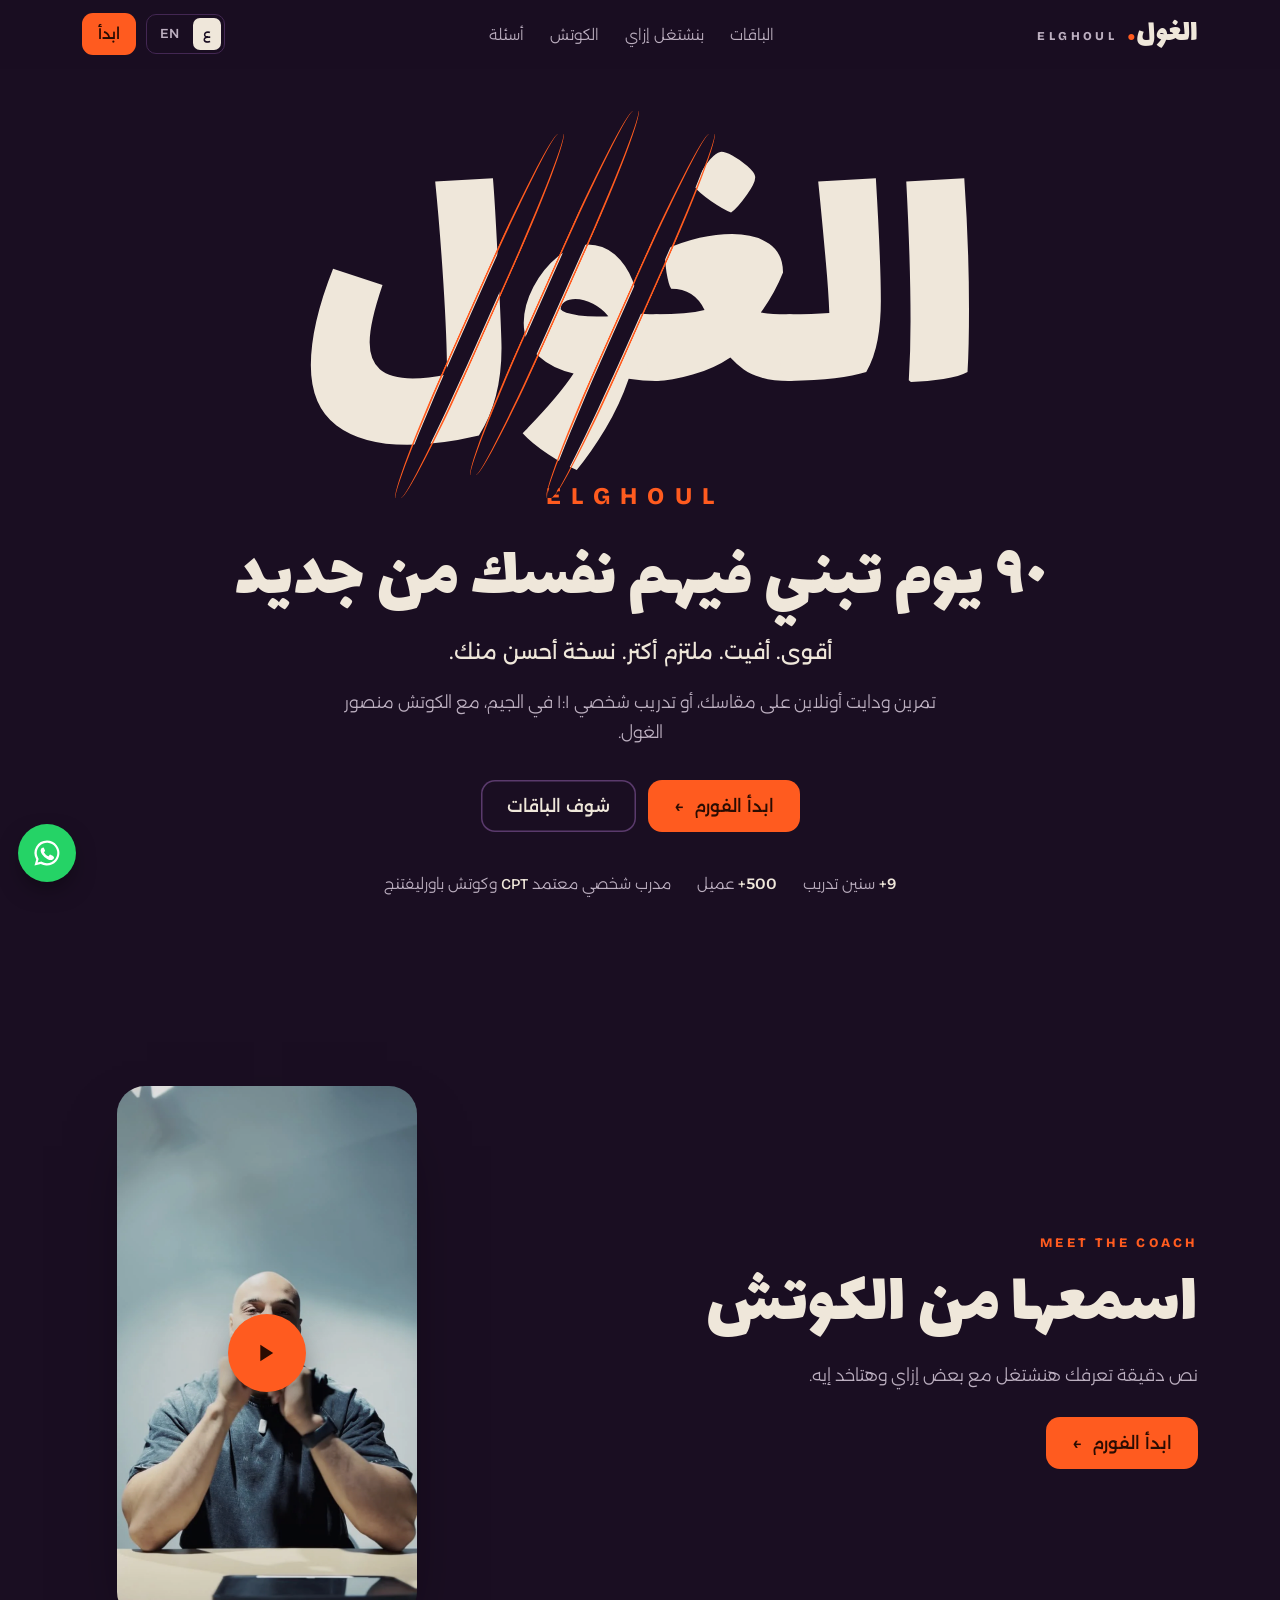
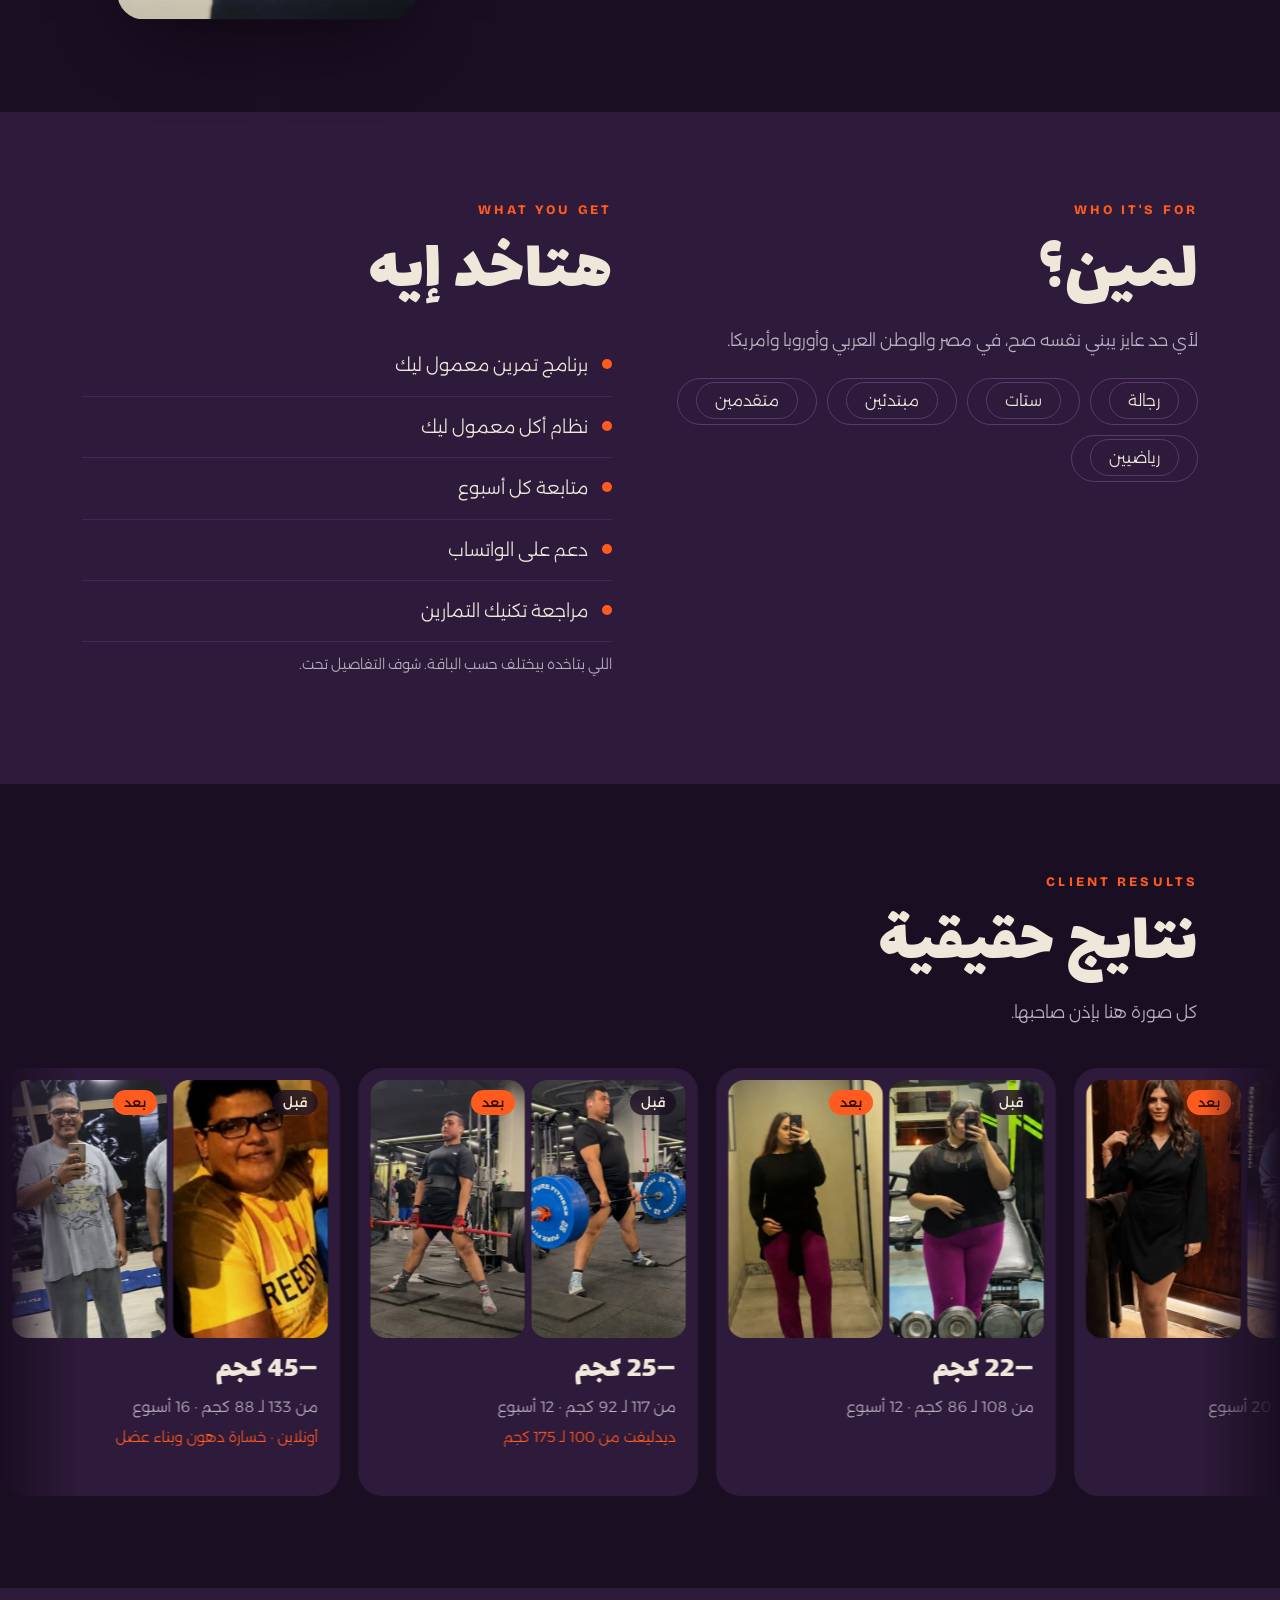
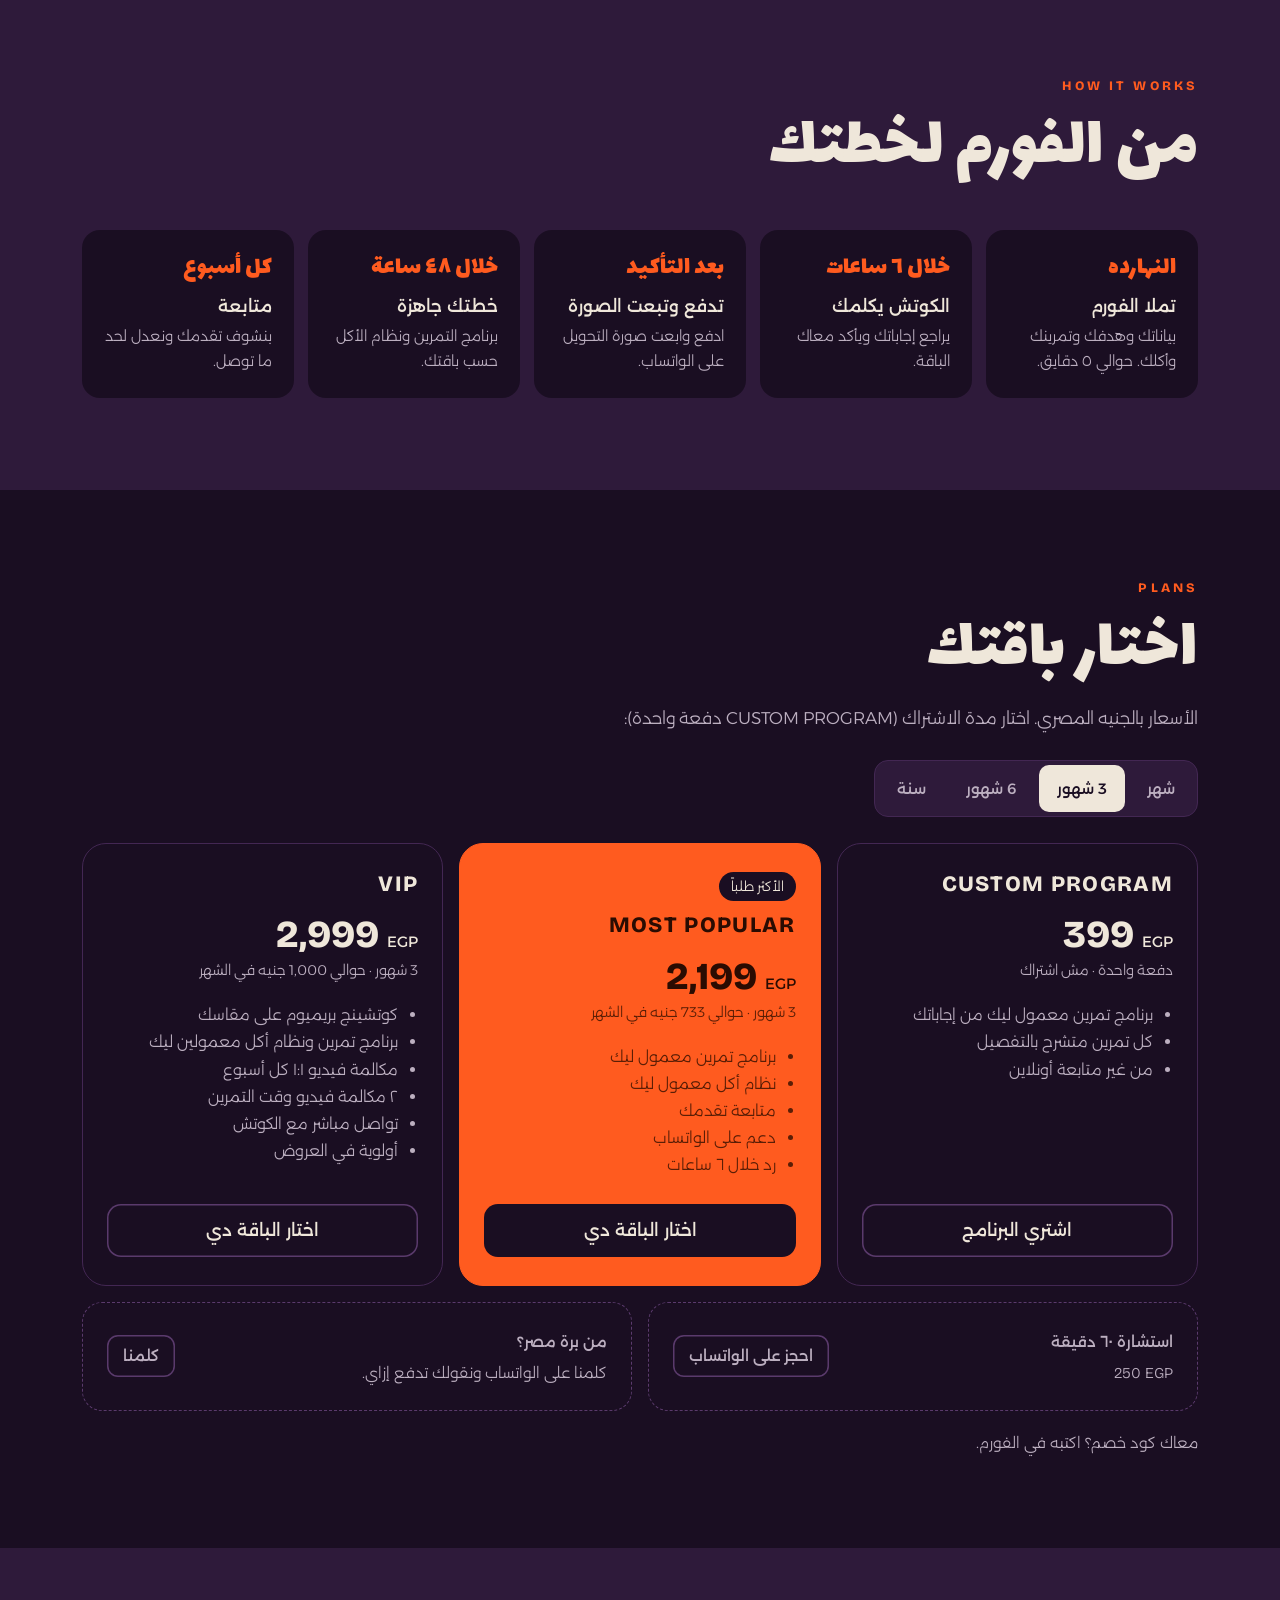
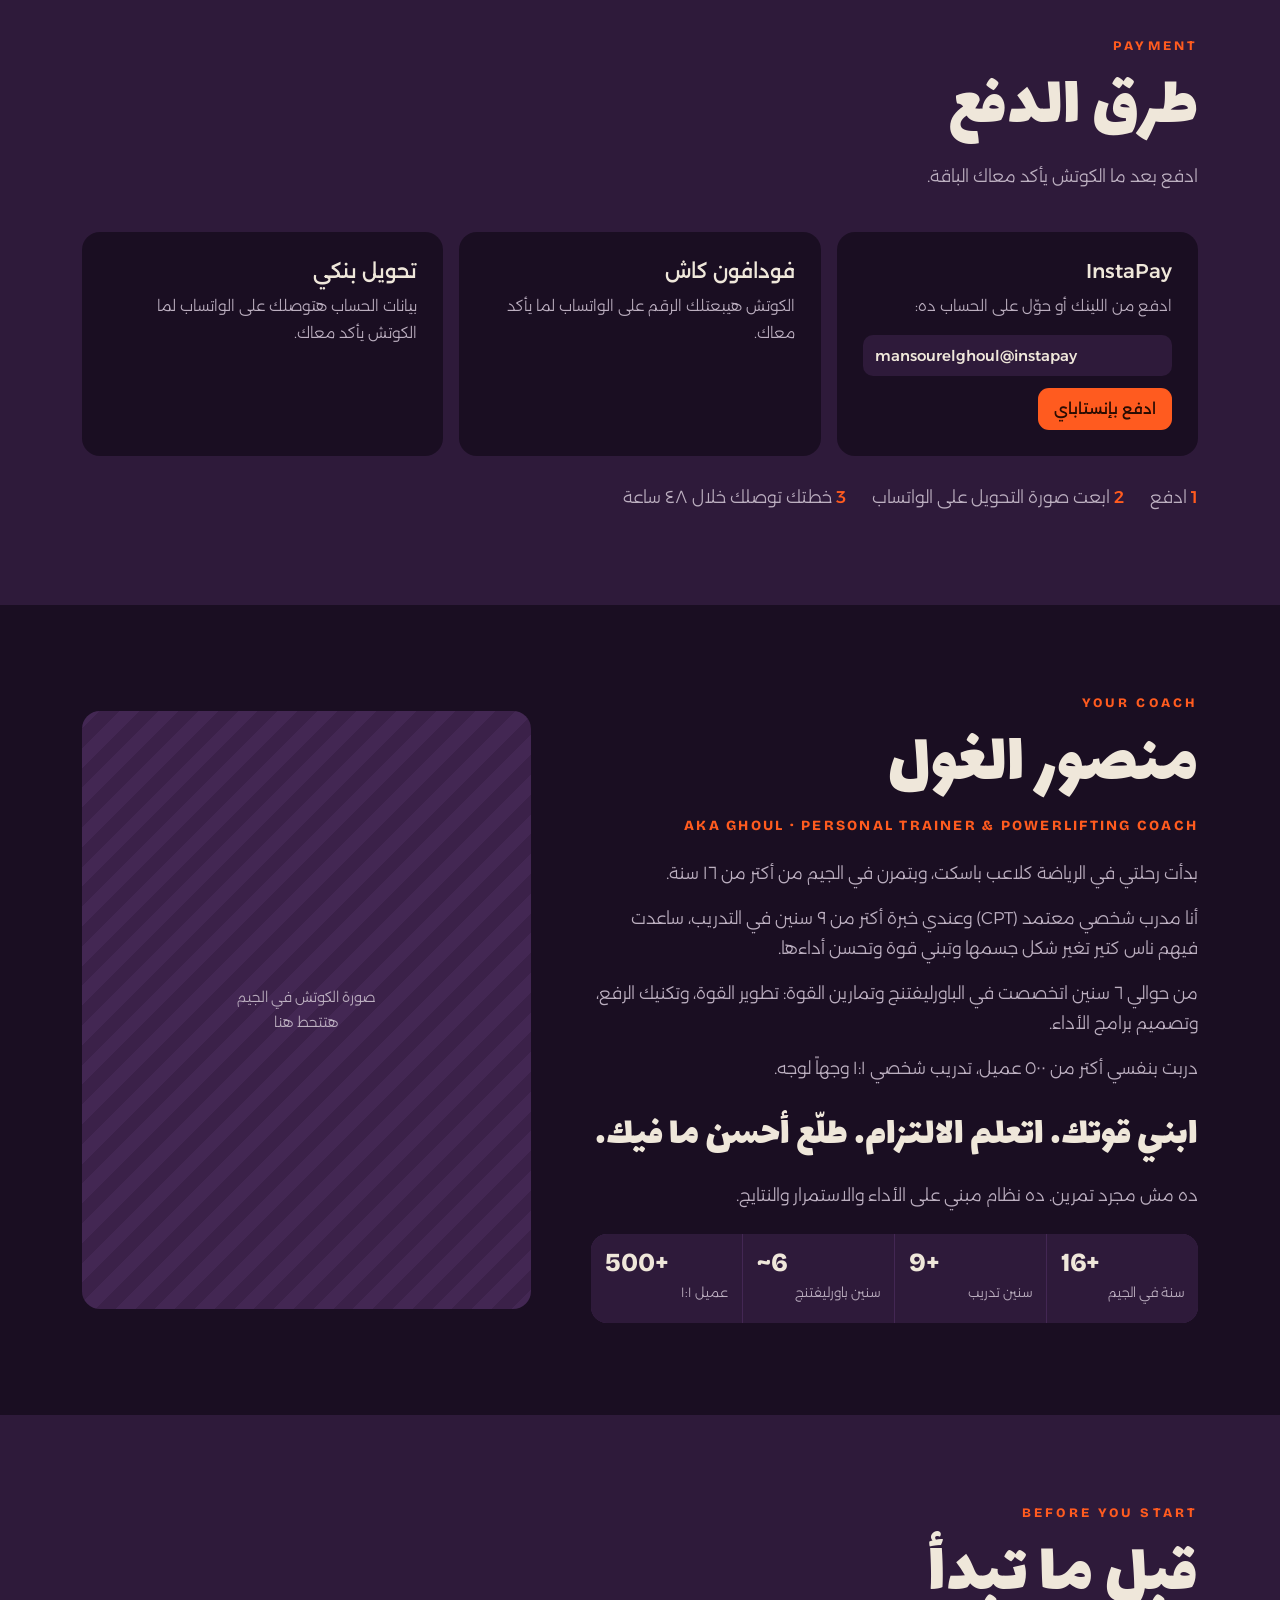
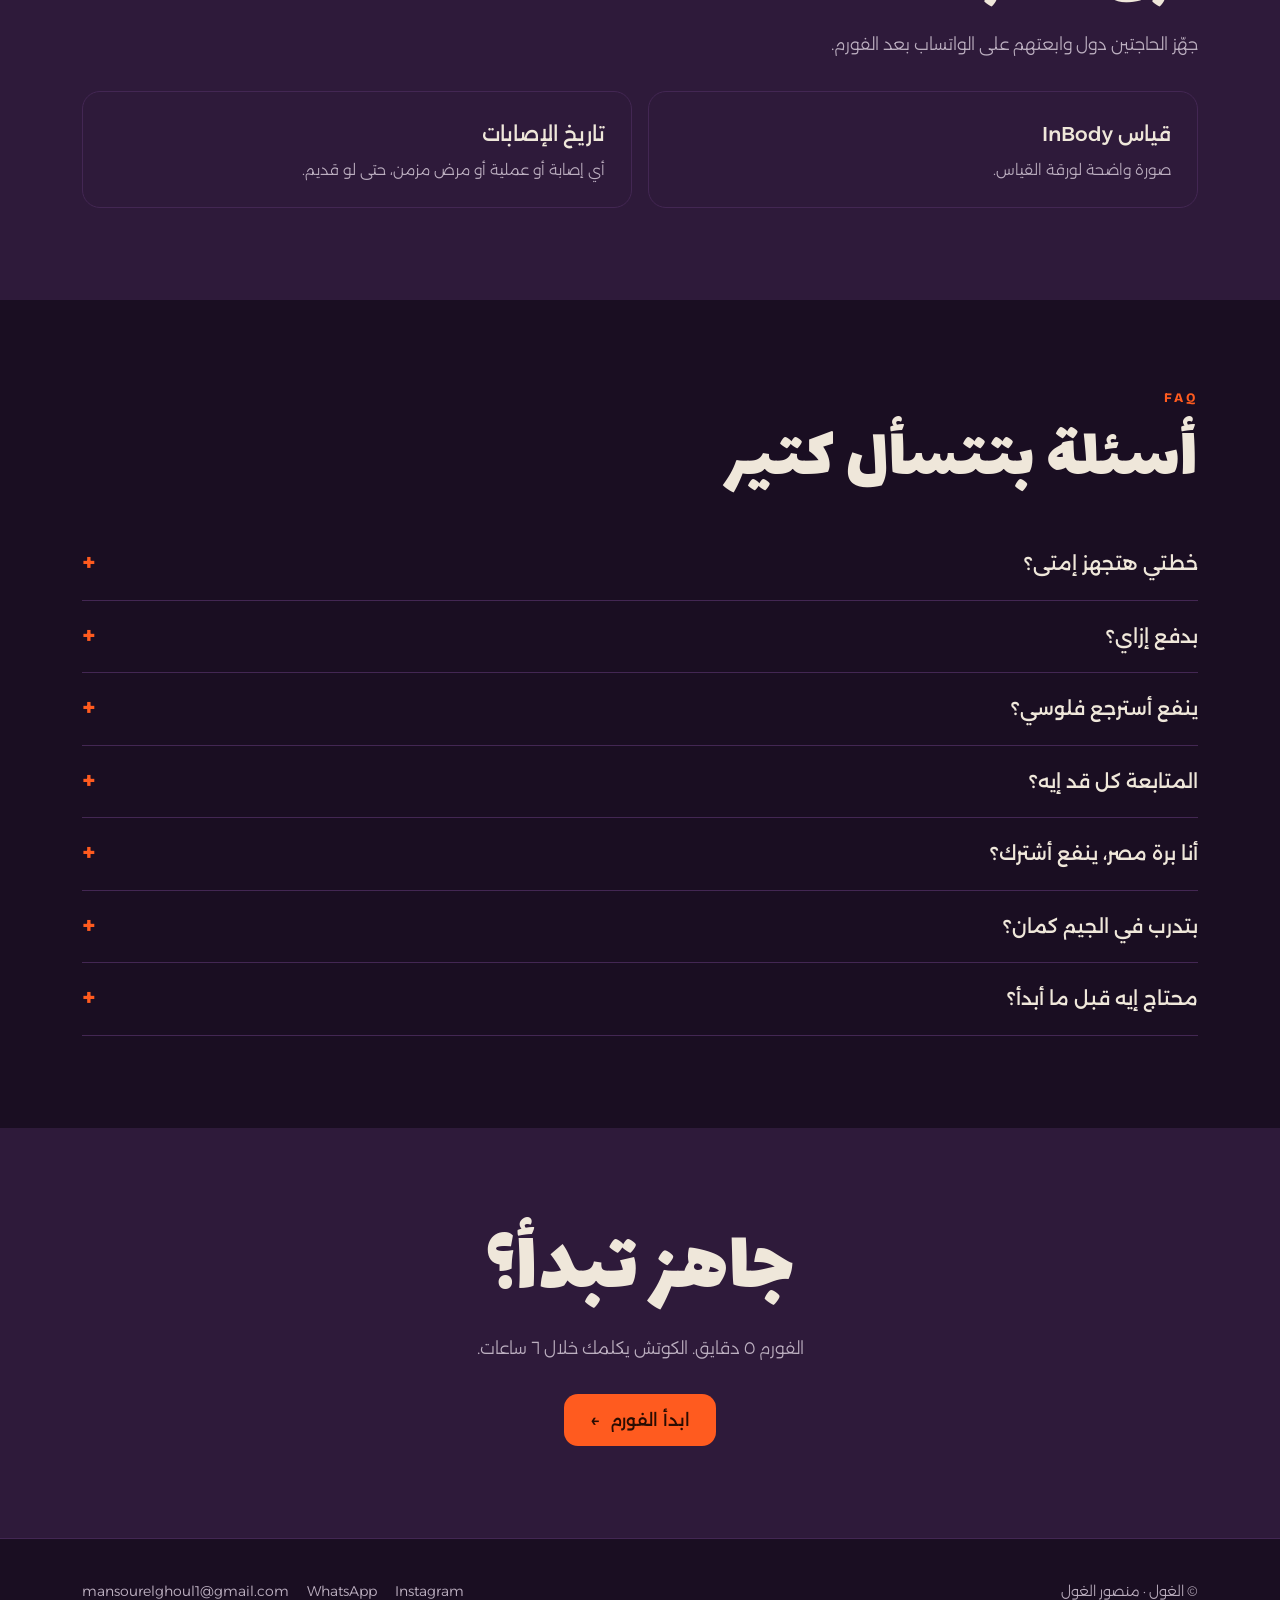
<file: index.html>
<!DOCTYPE html>
<html lang="ar" dir="rtl">
<head>
<meta charset="utf-8">
<meta name="viewport" content="width=device-width, initial-scale=1">
<title data-ar="الغول · كوتش منصور الغول · ٩٠ يوم تبني فيهم نفسك" data-en="ELGHOUL · Coach Mansour Elghoul · 90 days to rebuild yourself">الغول · كوتش منصور الغول</title>
<meta name="description" content="Online training and nutrition coaching, and 1-on-1 in-gym personal training, with Coach Mansour Elghoul. 9+ years coaching, 500+ clients. | تدريب ودايت أونلاين وتدريب شخصي في الجيم مع الكوتش منصور الغول.">
<meta property="og:title" content="ELGHOUL · الغول — 90 days to rebuild yourself">
<meta property="og:description" content="Online coaching and in-gym personal training with Coach Mansour Elghoul.">
<meta property="og:type" content="website">
<meta name="theme-color" content="#1A0E22">
<link rel="preconnect" href="https://fonts.googleapis.com">
<link rel="preconnect" href="https://fonts.gstatic.com" crossorigin>
<link href="https://fonts.googleapis.com/css2?family=Lalezar&family=Alexandria:wght@300;400;500;700&family=Bricolage+Grotesque:opsz,wght@12..96,700;12..96,800&display=swap" rel="stylesheet">
<link rel="stylesheet" href="css/ghoul.css">
<style>
/* hero: the clawed wordmark */
.hero{text-align:center;padding:34px 0 96px;overflow:hidden}
.mark{position:relative;display:inline-block}
.mark h1{font:400 clamp(140px,28vw,360px)/1 var(--ar-display);color:var(--bone);padding-top:.08em}
.claws{position:absolute;inset:0;pointer-events:none}
.claws i{position:absolute;top:8%;height:94%;width:clamp(9px,1.5vw,19px);background:var(--night);transform:skewX(-24deg);border-radius:40%;transform-origin:50% 0}
.claws i:nth-child(1){left:37%} .claws i:nth-child(2){left:48%;top:2%} .claws i:nth-child(3){left:59%}
.claws i::after{content:"";position:absolute;inset:0 -3px;border-inline:2px solid var(--ember);border-radius:40%}
@media (prefers-reduced-motion:no-preference){
  .claws i{animation:slash .5s cubic-bezier(.7,0,.2,1) backwards}
  .claws i:nth-child(1){animation-delay:.35s}.claws i:nth-child(2){animation-delay:.47s}.claws i:nth-child(3){animation-delay:.59s}
  @keyframes slash{from{transform:skewX(-24deg) scaleY(0)}}
}
.brand-en{font:800 clamp(16px,2.2vw,24px)/1 var(--en-display);letter-spacing:.42em;color:var(--ember);margin-top:-6px;padding-inline-start:.42em}
.tagline{margin:30px auto 6px;font-size:clamp(28px,4.4vw,52px)}
.tagline-sub{color:var(--bone);font-weight:400;font-size:clamp(17px,2vw,21px)}
.hero .lead{max-width:620px;margin:16px auto 32px;color:var(--bone-2)}
.hero .ctas{display:flex;gap:12px;justify-content:center;flex-wrap:wrap}
.facts{display:flex;justify-content:center;flex-wrap:wrap;gap:8px 26px;margin-top:38px;color:var(--bone-2);font-size:15px}
.facts b{color:var(--bone);font-weight:500}

/* intro video */
.intro-video-wrap{display:grid;grid-template-columns:1.3fr .7fr;gap:60px;align-items:center}
.intro-video-wrap .intro{margin:14px 0 26px}
.video-card{position:relative;max-width:300px;margin-inline:auto;border-radius:28px;overflow:hidden;aspect-ratio:9/16;background:var(--night);box-shadow:0 30px 70px -30px rgba(0,0,0,.65)}
.video-card video{display:block;width:100%;height:100%;object-fit:cover;background:var(--night)}
.video-play{position:absolute;inset:0;display:flex;align-items:center;justify-content:center;background:rgba(10,6,14,.1);border:0;padding:0;cursor:pointer}
.video-play[hidden]{display:none}
.video-play .circle{width:78px;height:78px;border-radius:50%;background:var(--ember);color:var(--ember-ink);display:grid;place-items:center;box-shadow:0 14px 34px -10px rgba(0,0,0,.7);transition:transform .2s}
.video-play:hover .circle{transform:scale(1.07)}
.video-play svg{width:28px;height:28px;margin-inline-start:3px}
.video-card .fallback{position:absolute;inset:0;display:flex;align-items:center;justify-content:center;text-align:center;padding:24px;color:var(--bone-2);font-size:14px}
.video-card .fallback a{color:var(--ember)}

/* who + what */
.two{display:grid;grid-template-columns:1fr 1fr;gap:56px;align-items:start}
.chips{display:flex;flex-wrap:wrap;gap:10px;margin-top:22px}
.chips span{border:1px solid var(--plum-3);border-radius:999px;padding:8px 18px;font-size:16px}
.gets{list-style:none;padding:0;margin-top:22px}
.gets li{display:flex;gap:14px;align-items:baseline;padding:14px 0;border-bottom:1px solid var(--plum-2);font-size:18px}
.gets li::before{content:"";flex:0 0 10px;height:10px;border-radius:50%;background:var(--ember);transform:translateY(-2px)}
.gets .note{font-size:14px;color:var(--bone-2);border:0;padding-top:10px}
.gets .note::before{display:none}

/* results */
/* results: one row that never stops moving (no pause on hover, touch or reduced motion, on request) */
.marquee{margin-top:40px;overflow:hidden;direction:ltr;-webkit-mask-image:linear-gradient(90deg,transparent,#000 6%,#000 94%,transparent);mask-image:linear-gradient(90deg,transparent,#000 6%,#000 94%,transparent);pointer-events:none;user-select:none}
.marquee-track{display:flex;gap:18px;width:max-content;direction:ltr;animation:ghoul-marquee var(--marquee-time,64s) linear infinite!important;will-change:transform}
html[dir=rtl] .marquee-track{animation-direction:reverse!important}
@keyframes ghoul-marquee{from{transform:translateX(0)}to{transform:translateX(calc(-50% - 9px))}}
html[dir=rtl] .tr{direction:rtl}
.tr{flex:0 0 340px;background:var(--plum);border-radius:24px;padding:12px;margin:0}
.pair{display:grid;grid-template-columns:1fr 1fr;gap:6px}
.shot{position:relative;aspect-ratio:3/5;border-radius:16px;overflow:hidden;background:var(--night)}
.shot img{width:100%;height:100%;object-fit:cover;object-position:50% 20%}
.shot span{position:absolute;top:10px;inset-inline-start:10px;font:500 13px/1 var(--body);background:rgba(26,14,34,.78);color:var(--bone);padding:6px 11px;border-radius:999px;backdrop-filter:blur(4px)}
.shot span.after{background:var(--ember);color:var(--ember-ink)}
.tr figcaption{padding:16px 10px 8px;display:grid;gap:4px}
.tr figcaption b{font-size:30px;line-height:1.15;color:var(--bone);font-weight:400}
html[lang=ar] .tr figcaption b{font-family:var(--ar-display)}
html[lang=en] .tr figcaption b{font-family:var(--en-display);font-weight:800;letter-spacing:-.01em}
.tr figcaption span{color:var(--bone-2);font-size:15px}
.tr figcaption em{font-style:normal;color:var(--ember);font-size:14.5px}


/* steps */
.steps{display:grid;grid-template-columns:repeat(5,1fr);gap:14px;margin-top:40px;padding:0;list-style:none}
.steps li{background:var(--night);border-radius:var(--r);padding:24px 22px}
.steps .when{font-size:26px;color:var(--ember)}
html[lang=en] .steps .when{font-size:22px}
.steps h3{font:500 17px/1.45 var(--body);margin:10px 0 6px}
.steps p{color:var(--bone-2);font-size:14.5px;line-height:1.7}

/* plans */
.dur{display:inline-flex;gap:4px;background:var(--plum);border:1px solid var(--plum-2);border-radius:14px;padding:4px;margin-top:26px;flex-wrap:wrap}
.dur button{background:none;border:0;border-radius:10px;padding:10px 18px;font-size:15px;font-weight:500;cursor:pointer;color:var(--bone-2);min-height:44px}
.dur button[aria-pressed=true]{background:var(--bone);color:var(--night)}
.plans{display:grid;grid-template-columns:repeat(3,1fr);gap:16px;margin-top:26px;align-items:stretch}
.plan{border:1px solid var(--plum-2);border-radius:24px;padding:28px 24px;display:flex;flex-direction:column}
.plan h3{font:800 22px/1.1 var(--en-display);letter-spacing:.06em}
.plan .price{font:800 38px/1 var(--en-display);margin:20px 0 4px;direction:ltr;text-align:start}
html[lang=ar] .plan .price{text-align:right}
.plan .price small{font:400 15px var(--body)}
.plan .per{font-size:14px;color:var(--bone-2);min-height:24px}
.plan ul{padding-inline-start:20px;color:var(--bone-2);margin:18px 0 26px;font-size:15.5px;line-height:1.75;flex:1}
.plan .btn{width:100%}
.plan.hot{background:var(--ember);color:var(--ember-ink);border-color:var(--ember)}
.plan.hot ul,.plan.hot .per{color:#5a1e06}
.plan.hot .btn{background:var(--night);color:var(--bone)}
.plan .tag{align-self:flex-start;background:var(--night);color:var(--bone);font-size:13px;padding:3px 12px;border-radius:999px;margin-bottom:12px}
.plan:not(.hot) .tag{display:none}
.extras{display:grid;grid-template-columns:1fr 1fr;gap:16px;margin-top:16px}
.extra{border:1px dashed var(--plum-3);border-radius:20px;padding:22px 24px;display:flex;justify-content:space-between;align-items:center;gap:16px;flex-wrap:wrap}
.extra b{font-weight:500;font-size:18px;display:block}
.extra span{color:var(--bone-2);font-size:15px}

/* payment */
.pay{display:grid;grid-template-columns:repeat(3,1fr);gap:16px;margin-top:40px}
.pay > div{background:var(--night);border-radius:var(--r);padding:26px}
.pay h3{font:500 20px/1.3 var(--body);margin-bottom:8px}
.pay p{color:var(--bone-2);font-size:15px;margin-bottom:16px}
.handle{font:500 15px/1.4 var(--body);direction:ltr;unicode-bidi:isolate;background:var(--plum);border-radius:10px;padding:10px 12px;display:block;word-break:break-all;margin-bottom:12px}
.pay-flow{margin-top:26px;display:flex;flex-wrap:wrap;gap:10px 26px;color:var(--bone-2)}
.pay-flow b{color:var(--ember);font-weight:500}

/* coach */
.coach{display:grid;grid-template-columns:1.15fr .85fr;gap:60px;align-items:center}
.coach .role{font:800 14px/1.4 var(--en-display);letter-spacing:.16em;color:var(--ember);margin:-2px 0 22px}
.coach p{color:var(--bone-2);margin-bottom:14px}
.motto{font-size:clamp(26px,3.6vw,40px);color:var(--bone);margin:26px 0 18px;line-height:1.3}
.cfacts{display:grid;grid-template-columns:repeat(4,1fr);gap:1px;background:var(--plum-2);border-radius:16px;overflow:hidden;margin-top:24px}
.cfacts div{background:var(--plum);padding:16px 14px}
.cfacts b{display:block;font:800 26px/1 var(--en-display);color:var(--bone)}
.cfacts span{font-size:13px;color:var(--bone-2)}
.coach .ph{aspect-ratio:3/4}

/* before */
.before{display:grid;grid-template-columns:1fr 1fr;gap:16px;margin-top:32px}
.before div{border:1px solid var(--plum-2);border-radius:var(--r);padding:24px 26px}
.before b{font-weight:500;font-size:20px;display:block;margin-bottom:4px}
.before p{color:var(--bone-2);font-size:15px}

/* faq */
.faq{margin-top:26px}
details{border-bottom:1px solid var(--plum-2);padding:22px 0}
summary{font:500 19px/1.45 var(--body);cursor:pointer;list-style:none;display:flex;justify-content:space-between;gap:16px}
summary::-webkit-details-marker{display:none}
summary::after{content:"+";color:var(--ember);font:800 26px/1 var(--en-display)}
details[open] summary::after{content:"−"}
details p{color:var(--bone-2);margin-top:10px;max-width:760px}

/* final */
.final{text-align:center}
.final .h-display{font-size:clamp(42px,7vw,88px)}
.final p{color:var(--bone-2);margin:10px auto 30px;max-width:520px}

@media (max-width:1060px){.steps{grid-template-columns:repeat(3,1fr)}}
@media (max-width:900px){
  .two,.coach,.extras,.before,.plans,.intro-video-wrap{grid-template-columns:1fr}
  .plans{max-width:520px}
  .pay{grid-template-columns:1fr}

  .steps{grid-template-columns:1fr 1fr}
  .cfacts{grid-template-columns:1fr 1fr}
  .coach .ph{order:-1;max-width:420px}
  .video-card{order:-1;max-width:360px}
}
@media (max-width:560px){
  .plans,.steps{grid-template-columns:1fr}
  .tr{flex-basis:270px}
  .tr figcaption b{font-size:26px}
  .dur{display:flex}
  .dur button{flex:1;padding:10px 8px}
  .video-card{max-width:100%}
}
</style>
</head>
<body>

<header class="site-head"><div class="wrap">
  <a class="logo" href="#top"><span class="mark">الغول<b>.</b></span><span class="word">ELGHOUL</span></a>
  <ul class="nav">
    <li><a href="#plans"><span class="ar">الباقات</span><span class="en">Plans</span></a></li>
    <li><a href="#how"><span class="ar">بنشتغل إزاي</span><span class="en">How it works</span></a></li>
    <li><a href="#coach"><span class="ar">الكوتش</span><span class="en">Coach</span></a></li>
    <li><a href="#faq"><span class="ar">أسئلة</span><span class="en">FAQ</span></a></li>
  </ul>
  <div class="head-actions">
    <div class="langs" role="group" aria-label="Language / اللغة"><button type="button" data-lang-btn="ar">ع</button><button type="button" data-lang-btn="en">EN</button></div>
    <a class="btn sm" href="start.html"><span class="ar">ابدأ</span><span class="en">Start</span></a>
  </div>
</div></header>

<main id="top">
<div class="wrap">
<section class="hero" aria-labelledby="brand">
  <div class="mark">
    <h1 id="brand">الغول</h1>
    <div class="claws" aria-hidden="true"><i></i><i></i><i></i></div>
  </div>
  <div class="brand-en">ELGHOUL</div>
  <h2 class="tagline h-display"><span class="ar">٩٠ يوم تبني فيهم نفسك من جديد</span><span class="en">90 days to rebuild yourself</span></h2>
  <p class="tagline-sub"><span class="ar">أقوى. أفيت. ملتزم أكتر. نسخة أحسن منك.</span><span class="en">Stronger. Fitter. More disciplined. A better version of you.</span></p>
  <p class="lead"><span class="ar">تمرين ودايت أونلاين على مقاسك، أو تدريب شخصي ١:١ في الجيم، مع الكوتش منصور الغول.</span><span class="en">Online training and nutrition coaching built for you, or 1-on-1 personal training in the gym, with Coach Mansour Elghoul.</span></p>
  <div class="ctas">
    <a class="btn" href="start.html"><span class="ar">ابدأ الفورم</span><span class="en">Start the form</span> <span class="arrow" aria-hidden="true">→</span></a>
    <a class="btn ghost" href="#plans"><span class="ar">شوف الباقات</span><span class="en">See plans</span></a>
  </div>
  <div class="facts">
    <span><b class="num">+9</b> <span class="ar">سنين تدريب</span><span class="en">years coaching</span></span>
    <span><b class="num">+500</b> <span class="ar">عميل</span><span class="en">clients</span></span>
    <span><span class="ar">مدرب شخصي معتمد <b class="lat">CPT</b> وكوتش باورليفتنج</span><span class="en"><b>CPT</b> personal trainer &amp; powerlifting coach</span></span>
  </div>
</section>
</div>

<section id="intro-video"><div class="wrap intro-video-wrap">
  <div>
    <span class="kicker">Meet the coach</span>
    <h2 class="h-display"><span class="ar">اسمعها من الكوتش</span><span class="en">Hear it from the coach</span></h2>
    <p class="intro"><span class="ar">نص دقيقة تعرفك هنشتغل مع بعض إزاي وهتاخد إيه.</span><span class="en">A quick look at how we'll work together and what you'll get.</span></p>
    <a class="btn" href="start.html"><span class="ar">ابدأ الفورم</span><span class="en">Start the form</span> <span class="arrow" aria-hidden="true">→</span></a>
  </div>
  <div class="video-card">
    <!-- H.264/AAC MP4 only: the one format that plays everywhere (every
         phone, desktop browser and in-app browser). AV1/WebM used to be
         offered first for smaller downloads, but devices that can't decode
         AV1 got stuck instead of falling back, so it's gone. -->
    <video id="introVideo" poster="assets/intro/poster.webp" preload="metadata" playsinline webkit-playsinline>
      <source src="assets/intro/intro.mp4" type="video/mp4">
      <span class="fallback"><span class="ar">المتصفح ده مش بيدعم تشغيل الفيديو. </span><span class="en">Your browser doesn't support video playback. </span><a href="assets/intro/intro.mp4"><span class="ar">نزّل الفيديو</span><span class="en">Download the video</span></a></span>
    </video>
    <button type="button" class="video-play" id="introPlay" aria-label="Play the intro video">
      <span class="circle" aria-hidden="true"><svg viewBox="0 0 24 24"><path fill="currentColor" d="M8 5v14l11-7z"/></svg></span>
    </button>
  </div>
</div></section>

<section id="who" class="alt"><div class="wrap two">
  <div>
    <span class="kicker">Who it's for</span>
    <h2 class="h-display"><span class="ar">لمين؟</span><span class="en">Who it's for</span></h2>
    <p class="intro"><span class="ar">لأي حد عايز يبني نفسه صح، في مصر والوطن العربي وأوروبا وأمريكا.</span><span class="en">For anyone ready to rebuild themselves properly, in Egypt, the Arab world, Europe and the US.</span></p>
    <div class="chips">
      <span><span class="ar">رجالة</span><span class="en">Men</span></span>
      <span><span class="ar">ستات</span><span class="en">Women</span></span>
      <span><span class="ar">مبتدئين</span><span class="en">Beginners</span></span>
      <span><span class="ar">متقدمين</span><span class="en">Advanced</span></span>
      <span><span class="ar">رياضيين</span><span class="en">Athletes</span></span>
    </div>
  </div>
  <div>
    <span class="kicker">What you get</span>
    <h2 class="h-display"><span class="ar">هتاخد إيه</span><span class="en">What you get</span></h2>
    <ul class="gets">
      <li><span class="ar">برنامج تمرين معمول ليك</span><span class="en">A training program made for you</span></li>
      <li><span class="ar">نظام أكل معمول ليك</span><span class="en">A nutrition plan made for you</span></li>
      <li><span class="ar">متابعة كل أسبوع</span><span class="en">Weekly check-ins</span></li>
      <li><span class="ar">دعم على الواتساب</span><span class="en">WhatsApp support</span></li>
      <li><span class="ar">مراجعة تكنيك التمارين</span><span class="en">Exercise form review</span></li>
      <li class="note"><span class="ar">اللي بتاخده بيختلف حسب الباقة. شوف التفاصيل تحت.</span><span class="en">What's included depends on the plan. See the details below.</span></li>
    </ul>
  </div>
</div></section>

<section id="results"><div class="wrap">
  <span class="kicker">Client results</span>
  <h2 class="h-display"><span class="ar">نتايج حقيقية</span><span class="en">Real results</span></h2>
  <p class="intro"><span class="ar">كل صورة هنا بإذن صاحبها.</span><span class="en">Every photo here is shared with the client's permission.</span></p>
</div>
  <div class="marquee" aria-label="Client results"><div class="marquee-track" id="resultsGrid"></div></div>
</section>

<section id="how" class="alt"><div class="wrap">
  <span class="kicker">How it works</span>
  <h2 class="h-display"><span class="ar">من الفورم لخطتك</span><span class="en">From form to plan</span></h2>
  <ol class="steps">
    <li><div class="when h-display"><span class="ar">النهارده</span><span class="en">Today</span></div><h3><span class="ar">تملا الفورم</span><span class="en">Fill the form</span></h3><p><span class="ar">بياناتك وهدفك وتمرينك وأكلك. حوالي ٥ دقايق.</span><span class="en">Your details, goal, training and food. About 5 minutes.</span></p></li>
    <li><div class="when h-display"><span class="ar">خلال ٦ ساعات</span><span class="en">Within 6 hours</span></div><h3><span class="ar">الكوتش يكلمك</span><span class="en">Coach contacts you</span></h3><p><span class="ar">يراجع إجاباتك ويأكد معاك الباقة.</span><span class="en">He reviews your answers and confirms your plan.</span></p></li>
    <li><div class="when h-display"><span class="ar">بعد التأكيد</span><span class="en">After confirming</span></div><h3><span class="ar">تدفع وتبعت الصورة</span><span class="en">Pay and send proof</span></h3><p><span class="ar">ادفع وابعت صورة التحويل على الواتساب.</span><span class="en">Pay and send a screenshot of the payment on WhatsApp.</span></p></li>
    <li><div class="when h-display"><span class="ar">خلال ٤٨ ساعة</span><span class="en">Within 48 hours</span></div><h3><span class="ar">خطتك جاهزة</span><span class="en">Your plan is ready</span></h3><p><span class="ar">برنامج التمرين ونظام الأكل حسب باقتك.</span><span class="en">Your training and nutrition plan, based on your package.</span></p></li>
    <li><div class="when h-display"><span class="ar">كل أسبوع</span><span class="en">Every week</span></div><h3><span class="ar">متابعة</span><span class="en">Check-in</span></h3><p><span class="ar">بنشوف تقدمك ونعدل لحد ما توصل.</span><span class="en">We review your progress and adjust until you get there.</span></p></li>
  </ol>
</div></section>

<section id="plans"><div class="wrap">
  <span class="kicker">Plans</span>
  <h2 class="h-display"><span class="ar">اختار باقتك</span><span class="en">Choose your plan</span></h2>
  <p class="intro"><span class="ar">الأسعار بالجنيه المصري. اختار مدة الاشتراك (CUSTOM PROGRAM دفعة واحدة):</span><span class="en">Prices are in Egyptian pounds. Pick a subscription length (CUSTOM PROGRAM is a one-time payment):</span></p>
  <div class="dur" role="group" aria-label="Plan length" id="dur"></div>
  <div class="plans" id="plansGrid"></div>
  <div class="extras">
    <div class="extra">
      <div><b><span class="ar">استشارة ٦٠ دقيقة</span><span class="en">60-minute consultation</span></b><span class="num lat">250 EGP</span></div>
      <a class="btn ghost sm" data-wa data-wa-ar="أهلاً كوتش، عايز أحجز استشارة ٦٠ دقيقة." data-wa-en="Hi Coach, I'd like to book a 60-minute consultation."><span class="ar">احجز على الواتساب</span><span class="en">Book on WhatsApp</span></a>
    </div>
    <div class="extra">
      <div><b><span class="ar">من برة مصر؟</span><span class="en">Outside Egypt?</span></b><span><span class="ar">كلمنا على الواتساب ونقولك تدفع إزاي.</span><span class="en">Message us on WhatsApp and we'll tell you how to pay.</span></span></div>
      <a class="btn ghost sm" data-wa data-wa-ar="أهلاً كوتش، أنا من برة مصر وعايز أشترك." data-wa-en="Hi Coach, I'm outside Egypt and want to join."><span class="ar">كلمنا</span><span class="en">Message us</span></a>
    </div>
  </div>
  <p class="intro" style="margin-top:18px;font-size:15px"><span class="ar">معاك كود خصم؟ اكتبه في الفورم.</span><span class="en">Have a discount code? Enter it in the form.</span></p>
</div></section>

<section id="pay" class="alt"><div class="wrap">
  <span class="kicker">Payment</span>
  <h2 class="h-display"><span class="ar">طرق الدفع</span><span class="en">How to pay</span></h2>
  <p class="intro"><span class="ar">ادفع بعد ما الكوتش يأكد معاك الباقة.</span><span class="en">Pay after the coach confirms your plan with you.</span></p>
  <div class="pay">
    <div>
      <h3>InstaPay</h3>
      <p><span class="ar">ادفع من اللينك أو حوّل على الحساب ده:</span><span class="en">Pay with the link, or send to this address:</span></p>
      <span class="handle" id="ipHandle">mansourelghoul@instapay</span>
      <a class="btn sm" id="ipLink" href="https://ipn.eg/S/mansourelghoul/instapay/8rzYBM" rel="noopener"><span class="ar">ادفع بإنستاباي</span><span class="en">Pay with InstaPay</span></a>
    </div>
    <div>
      <h3><span class="ar">فودافون كاش</span><span class="en">Vodafone Cash</span></h3>
      <p><span class="ar">الكوتش هيبعتلك الرقم على الواتساب لما يأكد معاك.</span><span class="en">The coach sends you the number on WhatsApp when he confirms your plan.</span></p>
    </div>
    <div>
      <h3><span class="ar">تحويل بنكي</span><span class="en">Bank transfer</span></h3>
      <p><span class="ar">بيانات الحساب هتوصلك على الواتساب لما الكوتش يأكد معاك.</span><span class="en">You get the account details on WhatsApp when the coach confirms your plan.</span></p>
    </div>
  </div>
  <div class="pay-flow">
    <span><b>1</b> <span class="ar">ادفع</span><span class="en">Pay</span></span>
    <span><b>2</b> <span class="ar">ابعت صورة التحويل على الواتساب</span><span class="en">Send the payment screenshot on WhatsApp</span></span>
    <span><b>3</b> <span class="ar">خطتك توصلك خلال ٤٨ ساعة</span><span class="en">Your plan arrives within 48 hours</span></span>
  </div>
</div></section>

<section id="coach"><div class="wrap coach">
  <div>
    <span class="kicker">Your coach</span>
    <h2 class="h-display"><span class="ar">منصور الغول</span><span class="en">Mansour Elghoul</span></h2>
    <div class="role">AKA GHOUL · PERSONAL TRAINER &amp; POWERLIFTING COACH</div>
    <div class="ar">
      <p>بدأت رحلتي في الرياضة كلاعب باسكت، وبتمرن في الجيم من أكتر من ١٦ سنة.</p>
      <p>أنا مدرب شخصي معتمد (CPT) وعندي خبرة أكتر من ٩ سنين في التدريب، ساعدت فيهم ناس كتير تغير شكل جسمها وتبني قوة وتحسن أداءها.</p>
      <p>من حوالي ٦ سنين اتخصصت في الباورليفتنج وتمارين القوة: تطوير القوة، وتكنيك الرفع، وتصميم برامج الأداء.</p>
      <p>دربت بنفسي أكتر من ٥٠٠ عميل، تدريب شخصي ١:١ وجهاً لوجه.</p>
      <div class="motto h-display">ابني قوتك. اتعلم الالتزام. طلّع أحسن ما فيك.</div>
      <p>ده مش مجرد تمرين. ده نظام مبني على الأداء والاستمرار والنتايج.</p>
    </div>
    <div class="en">
      <p>My journey in sports started as a basketball player, and I've been training in the gym for over 16 years.</p>
      <p>I'm a Certified Personal Trainer (CPT) with over 9 years of coaching experience, helping people transform their physiques, build strength and improve their performance.</p>
      <p>For almost 6 years I've specialized in powerlifting and strength training: strength development, lifting technique and performance programming.</p>
      <p>I've personally trained 500+ clients through 1-on-1 in-person coaching.</p>
      <div class="motto h-display">Build strength. Develop discipline. Unlock your potential.</div>
      <p>This is more than training. It's a system built around performance, consistency and results.</p>
    </div>
    <div class="cfacts">
      <div><b class="num">16+</b><span><span class="ar">سنة في الجيم</span><span class="en">years training</span></span></div>
      <div><b class="num">9+</b><span><span class="ar">سنين تدريب</span><span class="en">years coaching</span></span></div>
      <div><b class="num">~6</b><span><span class="ar">سنين باورليفتنج</span><span class="en">years powerlifting</span></span></div>
      <div><b class="num">500+</b><span><span class="ar">عميل ١:١</span><span class="en">1-on-1 clients</span></span></div>
    </div>
  </div>
  <div class="ph"><span class="ar">صورة الكوتش في الجيم<br>هتتحط هنا</span><span class="en">Coach photo in the gym<br>goes here</span></div>
</div></section>

<section id="before" class="alt"><div class="wrap">
  <span class="kicker">Before you start</span>
  <h2 class="h-display"><span class="ar">قبل ما تبدأ</span><span class="en">Before you start</span></h2>
  <p class="intro"><span class="ar">جهّز الحاجتين دول وابعتهم على الواتساب بعد الفورم.</span><span class="en">Have these two ready and send them on WhatsApp after the form.</span></p>
  <div class="before">
    <div><b><span class="ar">قياس InBody</span><span class="en">An InBody scan</span></b><p><span class="ar">صورة واضحة لورقة القياس.</span><span class="en">A clear photo of the printout.</span></p></div>
    <div><b><span class="ar">تاريخ الإصابات</span><span class="en">Your injury history</span></b><p><span class="ar">أي إصابة أو عملية أو مرض مزمن، حتى لو قديم.</span><span class="en">Any injury, surgery or long-term condition, even an old one.</span></p></div>
  </div>
</div></section>

<section id="faq"><div class="wrap">
  <span class="kicker">FAQ</span>
  <h2 class="h-display"><span class="ar">أسئلة بتتسأل كتير</span><span class="en">Common questions</span></h2>
  <div class="faq">
    <details><summary><span class="ar">خطتي هتجهز إمتى؟</span><span class="en">When is my plan ready?</span></summary><p><span class="ar">الكوتش بيكلمك خلال ٦ ساعات من الفورم يأكد معاك، وبعد الدفع خطتك بتجهز خلال ٤٨ ساعة.</span><span class="en">The coach contacts you within 6 hours of the form to confirm. After you pay, your plan is ready within 48 hours.</span></p></details>
    <details><summary><span class="ar">بدفع إزاي؟</span><span class="en">How do I pay?</span></summary><p><span class="ar">إنستاباي أو فودافون كاش أو تحويل بنكي. وبعد الدفع ابعت صورة التحويل على الواتساب.</span><span class="en">InstaPay, Vodafone Cash or bank transfer. After paying, send a screenshot of the payment on WhatsApp.</span></p></details>
    <details><summary><span class="ar">ينفع أسترجع فلوسي؟</span><span class="en">Can I get a refund?</span></summary><p><span class="ar">بمجرد ما خطتك توصلك، مفيش استرجاع.</span><span class="en">Once you receive your plan, there are no refunds.</span></p></details>
    <details><summary><span class="ar">المتابعة كل قد إيه؟</span><span class="en">How often are check-ins?</span></summary><p><span class="ar">كل أسبوع، في كل الباقات ما عدا CUSTOM PROGRAM: ده برنامج تمرين بتاخده مرة واحدة من غير متابعة أونلاين.</span><span class="en">Every week, on every plan except CUSTOM PROGRAM: that's a one-time training program without online coaching.</span></p></details>
    <details><summary><span class="ar">أنا برة مصر، ينفع أشترك؟</span><span class="en">I'm outside Egypt. Can I join?</span></summary><p><span class="ar">آه. الأسعار بالجنيه المصري، كلمنا على الواتساب ونقولك تدفع إزاي.</span><span class="en">Yes. Prices are in Egyptian pounds. Message us on WhatsApp and we'll tell you how to pay.</span></p></details>
    <details><summary><span class="ar">بتدرب في الجيم كمان؟</span><span class="en">Do you also train people in the gym?</span></summary><p><span class="ar">آه، فيه تدريب شخصي ١:١ في الجيم. كلمنا على الواتساب نتفق على التفاصيل.</span><span class="en">Yes, 1-on-1 personal training in the gym. Message us on WhatsApp to arrange the details.</span></p></details>
    <details><summary><span class="ar">محتاج إيه قبل ما أبدأ؟</span><span class="en">What do I need before I start?</span></summary><p><span class="ar">قياس InBody وتاريخ الإصابات بتاعك.</span><span class="en">An InBody scan and your injury history.</span></p></details>
  </div>
</div></section>

<section class="final alt"><div class="wrap">
  <h2 class="h-display"><span class="ar">جاهز تبدأ؟</span><span class="en">Ready to start?</span></h2>
  <p><span class="ar">الفورم ٥ دقايق. الكوتش يكلمك خلال ٦ ساعات.</span><span class="en">The form takes 5 minutes. The coach contacts you within 6 hours.</span></p>
  <a class="btn" href="start.html"><span class="ar">ابدأ الفورم</span><span class="en">Start the form</span> <span class="arrow" aria-hidden="true">→</span></a>
</div></section>
</main>

<footer class="site-foot"><div class="wrap">
  <span>© <span class="ar">الغول · منصور الغول</span><span class="en">ELGHOUL · Mansour Elghoul</span></span>
  <div class="foot-links">
    <a data-ig rel="noopener">Instagram</a>
    <a data-wa>WhatsApp</a>
    <a data-mail></a>
  </div>
</div></footer>

<a class="wa-float" data-wa data-wa-ar="أهلاً كوتش" data-wa-en="Hi Coach" aria-label="WhatsApp">
  <svg viewBox="0 0 24 24" aria-hidden="true"><path fill="#fff" d="M12 2a10 10 0 0 0-8.6 15.1L2 22l5-1.3A10 10 0 1 0 12 2Zm0 18.2a8.2 8.2 0 0 1-4.2-1.2l-.3-.2-3 .8.8-2.9-.2-.3A8.2 8.2 0 1 1 12 20.2Zm4.5-6.1c-.2-.1-1.5-.7-1.7-.8-.2-.1-.4-.1-.6.1l-.8 1c-.1.2-.3.2-.5.1a6.7 6.7 0 0 1-3.3-2.9c-.2-.4.3-.4.8-1.3.1-.2 0-.3 0-.4l-.8-1.8c-.2-.5-.4-.4-.6-.4h-.5a1 1 0 0 0-.7.3 3 3 0 0 0-.9 2.2 5.2 5.2 0 0 0 1.1 2.7 11.8 11.8 0 0 0 4.5 4c1.7.7 2.4.8 3.2.6.5-.1 1.5-.6 1.7-1.2.2-.6.2-1.1.2-1.2-.1-.1-.3-.2-.5-.3Z"/></svg>
</a>

<script src="js/site.js"></script>
<script src="js/plans.js"></script>
<script src="js/results.js"></script>
<script>
(function(){
  // Intro video: poster + one big play button, full sound on first tap (never
  // autoplay-muted). Native controls take over once it's playing.
  var v=document.getElementById("introVideo"), btn=document.getElementById("introPlay");
  if(v&&btn){
    var start=function(){ v.controls=true; btn.hidden=true; v.play().catch(function(){ btn.hidden=false; }); };
    btn.addEventListener("click", start);
    v.addEventListener("play", function(){ v.controls=true; btn.hidden=true; }, {once:true});
  }
})();
(function(){
  var P=window.GHOUL_PLANS, dur=P.defaultDuration;
  var durEl=document.getElementById("dur"), grid=document.getElementById("plansGrid");
  var g=window.GHOUL;
  document.getElementById("ipHandle").textContent=g.instapayHandle;
  document.getElementById("ipLink").href=g.instapayLink;
  function render(){
    var lang=window.ghoulLang();
    durEl.innerHTML=P.durations.map(function(m){return '<button type="button" aria-pressed="'+(m===dur)+'" data-m="'+m+'">'+window.ghoulDur(m,lang)+'</button>';}).join("");
    grid.innerHTML=P.plans.map(function(p){
      var price=window.ghoulPrice(p,dur), hot=p.id===P.popular, per=(!p.oneTime&&dur>1)?Math.round(price/dur):0;
      var perText=p.oneTime?(lang==="ar"?"دفعة واحدة · مش اشتراك":"One-time payment · not a subscription")
        :(window.ghoulDur(dur,lang)+(per?(lang==="ar"?' · حوالي '+per.toLocaleString("en-US")+' جنيه في الشهر':' · about '+per.toLocaleString("en-US")+' EGP a month'):''));
      return '<article class="plan'+(hot?' hot':'')+(p.oneTime?' once':'')+'">'+
        '<span class="tag">'+(lang==="ar"?"الأكثر طلباً":"Most chosen")+'</span>'+
        '<h3>'+p.name+'</h3>'+
        '<div class="price">'+price.toLocaleString("en-US")+' <small>EGP</small></div>'+
        '<div class="per">'+perText+'</div>'+
        '<ul>'+p.features[lang].map(function(f){return "<li>"+f+"</li>";}).join("")+'</ul>'+
        '<a class="btn'+(hot?'':' ghost')+'" href="start.html?plan='+p.id+(p.oneTime?'':'&months='+dur)+'">'+(p.oneTime?(lang==="ar"?"اشتري البرنامج":"Get the program"):(lang==="ar"?"اختار الباقة دي":"Choose this plan"))+'</a>'+
      '</article>';
    }).join("");
  }
  durEl.addEventListener("click",function(e){var b=e.target.closest("button");if(!b)return;dur=+b.dataset.m;render();});
  document.addEventListener("ghoul:lang",render);
  render();
})();
</script>
</body>
</html>
</file>
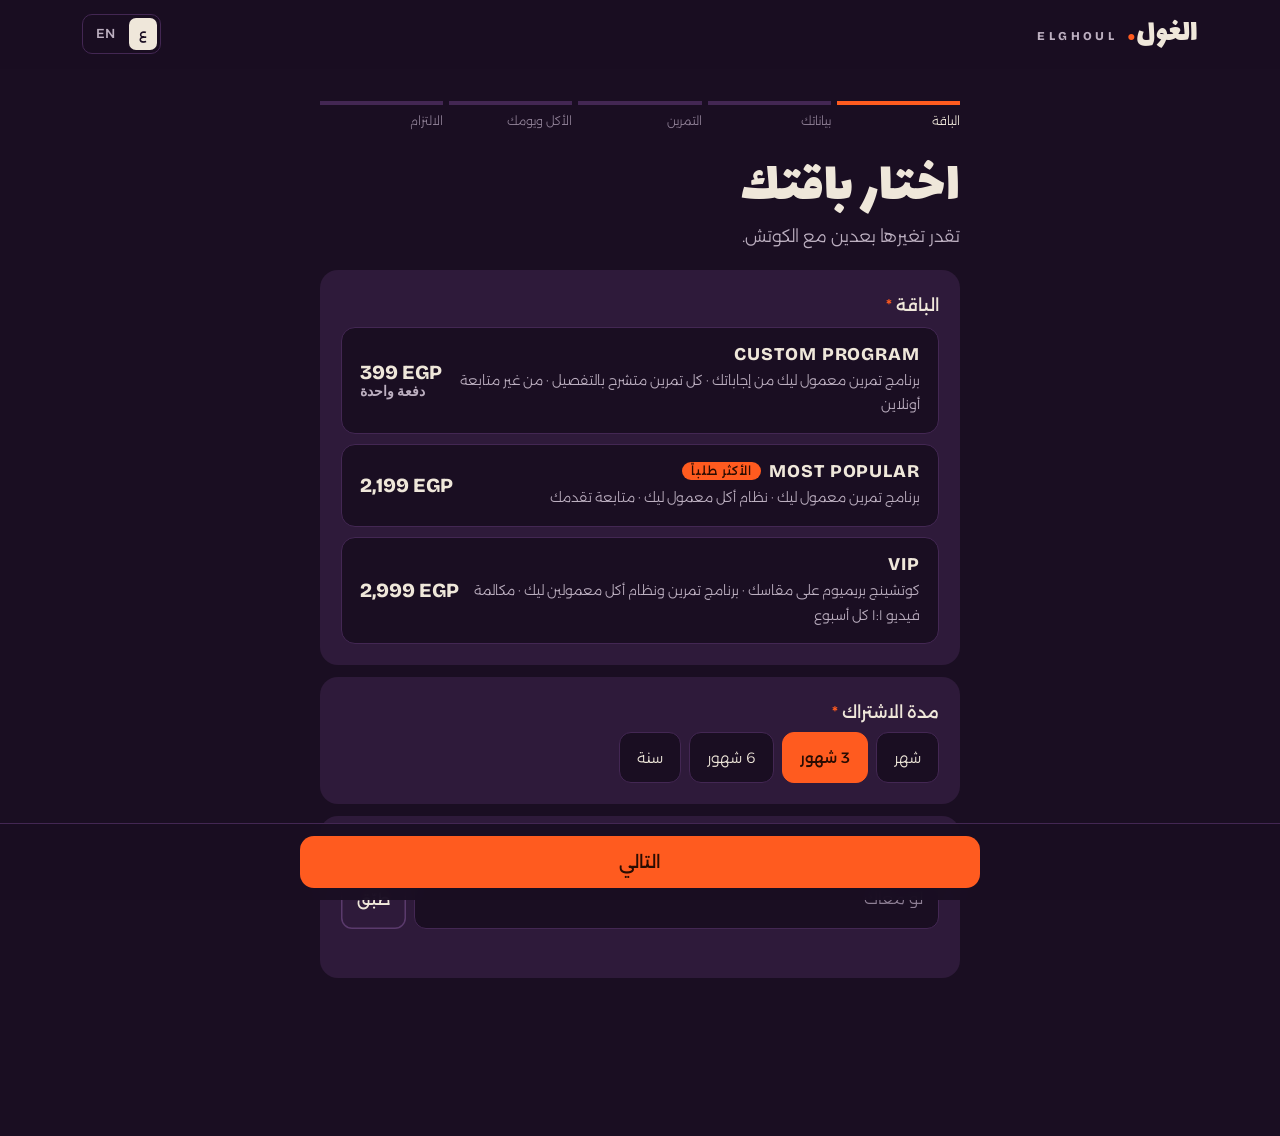
<file: start.html>
<!DOCTYPE html>
<html lang="ar" dir="rtl">
<head>
<meta charset="utf-8">
<meta name="viewport" content="width=device-width, initial-scale=1">
<title data-ar="ابدأ · الغول" data-en="Start · ELGHOUL">ابدأ · الغول</title>
<meta name="description" content="Sign up for coaching with Coach Mansour Elghoul.">
<meta name="theme-color" content="#1A0E22">
<meta name="robots" content="noindex">
<link rel="preconnect" href="https://fonts.googleapis.com">
<link rel="preconnect" href="https://fonts.gstatic.com" crossorigin>
<link href="https://fonts.googleapis.com/css2?family=Lalezar&family=Alexandria:wght@300;400;500;700&family=Bricolage+Grotesque:opsz,wght@12..96,700;12..96,800&display=swap" rel="stylesheet">
<link rel="stylesheet" href="css/ghoul.css">
<style>
body{padding-bottom:120px}
.form-wrap{max-width:680px;margin:0 auto;padding:26px 20px}
.progress{display:flex;gap:6px;margin:6px 0 26px}
.progress span{flex:1;font-size:12px;color:var(--bone-3);border-top:4px solid var(--plum-2);padding-top:8px;line-height:1.3}
.progress span.done{border-color:var(--bone-3);color:var(--bone-2)}
.progress span.now{border-color:var(--ember);color:var(--bone)}
h1.h-display{font-size:clamp(40px,8vw,58px)}
html[lang=en] h1.h-display{font-size:clamp(34px,7vw,50px)}
.sub{color:var(--bone-2);margin-bottom:18px}
.q{background:var(--plum);border-radius:var(--r);padding:20px;margin-bottom:12px;border:1.5px solid transparent}
.q.err{border-color:var(--bad)}
.q .label{display:block;font-weight:500;margin-bottom:4px;font-size:16.5px}
.q .label i{color:var(--ember);font-style:normal}
.hint{font-size:14px;color:var(--bone-2);margin-bottom:10px}
.errmsg{display:none;color:var(--bad);font-size:14px;margin-top:8px}
.q.err .errmsg{display:block}
input[type=text],input[type=tel],input[type=email],input[type=number],input[type=time],textarea{width:100%;font-size:16px;background:var(--night);border:1.5px solid var(--plum-2);border-radius:12px;padding:14px 15px;color:var(--bone)}
input::placeholder,textarea::placeholder{color:var(--bone-3)}
input:focus,textarea:focus{outline:none;border-color:var(--ember)}
input[type=time]{color-scheme:dark}
textarea{min-height:96px;resize:vertical}
.row{display:grid;grid-template-columns:repeat(3,1fr);gap:10px}
.row label{display:block;font-size:14px;color:var(--bone-2);margin-bottom:6px}
.chips{display:flex;flex-wrap:wrap;gap:8px;margin-top:4px}
.chips button{font-size:15px;background:var(--night);border:1.5px solid var(--plum-2);border-radius:12px;padding:11px 17px;cursor:pointer;min-height:46px}
.chips button[aria-pressed=true]{background:var(--ember);border-color:var(--ember);color:var(--ember-ink);font-weight:500}
.reveal{margin-top:12px}
.pkg{display:grid;gap:10px;margin-top:6px}
.pkg button{display:flex;justify-content:space-between;align-items:center;gap:14px;text-align:start;background:var(--night);border:1.5px solid var(--plum-2);border-radius:14px;padding:16px 18px;cursor:pointer}
.pkg button[aria-pressed=true]{border-color:var(--ember);box-shadow:inset 0 0 0 1.5px var(--ember)}
.pkg b{font:800 18px/1.2 var(--en-display);letter-spacing:.05em;display:block}
.pkg small{color:var(--bone-2);font-size:13.5px;display:block;margin-top:3px}
.pkg .pr{font:800 20px/1 var(--en-display);white-space:nowrap;direction:ltr}
.pkg .pop{display:inline-block;background:var(--ember);color:var(--ember-ink);font:500 11.5px var(--body);padding:2px 9px;border-radius:999px;margin-inline-start:8px;vertical-align:2px}
.total{display:flex;justify-content:space-between;align-items:baseline;gap:12px;background:var(--night);border-radius:14px;padding:16px 18px;margin-top:12px}
.total b{font:800 26px/1 var(--en-display);direction:ltr}
.total s{color:var(--bone-3);font-size:15px;margin-inline-end:8px}
.code{display:flex;gap:8px}
.code input{flex:1;text-transform:uppercase}
.code .btn{flex:0 0 auto}
.codemsg{font-size:14px;margin-top:8px;min-height:20px}
.codemsg.ok{color:var(--ok)} .codemsg.bad{color:var(--bad)}
.stepper{display:flex;align-items:center;gap:14px}
.stepper button{width:48px;height:48px;border-radius:12px;background:var(--night);border:1.5px solid var(--plum-2);font-size:22px;cursor:pointer}
.stepper output{font:800 30px/1 var(--en-display);min-width:40px;text-align:center}
.bar{position:fixed;left:0;right:0;bottom:0;z-index:10;background:rgba(26,14,34,.95);backdrop-filter:blur(8px);border-top:1px solid var(--plum-2);padding:12px 18px calc(12px + env(safe-area-inset-bottom))}
.bar .in{max-width:680px;margin:0 auto;display:flex;gap:10px}
.bar .btn{flex:1}
.bar .btn.back{flex:0 0 auto;background:transparent;color:var(--bone);box-shadow:inset 0 0 0 1.5px var(--plum-3)}
.notice{background:var(--plum);border-inline-start:4px solid var(--ember);border-radius:12px;padding:14px 16px;margin:14px 0;font-size:15px}
.done-list{list-style:none;padding:0;margin:18px 0}
.done-list li{display:flex;gap:14px;padding:14px 0;border-bottom:1px solid var(--plum-2)}
.done-list li b{color:var(--ember);font:800 20px/1.4 var(--en-display);min-width:20px}
.handle{font:500 15px/1.4 var(--body);direction:ltr;unicode-bidi:isolate;background:var(--night);border-radius:10px;padding:8px 10px;display:inline-block;word-break:break-all;margin-top:6px}
.stack{display:grid;gap:10px;margin-top:16px}
@media (max-width:480px){.row{grid-template-columns:1fr 1fr}.row > div:first-child{grid-column:1/-1}}
</style>
</head>
<body>
<header class="site-head"><div class="wrap">
  <a class="logo" href="index.html"><span class="mark">الغول<b>.</b></span><span class="word">ELGHOUL</span></a>
  <div class="head-actions">
    <div class="langs" role="group" aria-label="Language / اللغة"><button type="button" data-lang-btn="ar">ع</button><button type="button" data-lang-btn="en">EN</button></div>
  </div>
</div></header>

<main class="form-wrap" id="app" aria-live="polite"></main>
<div class="bar" id="bar"><div class="in" id="barIn"></div></div>

<script src="js/site.js"></script>
<script src="js/plans.js"></script>
<script>
/* ================= WHERE THE ANSWERS GO =================
   Every sign-up is sent to Mansour's own Google Form
   ("Mansour Elghoul Online Coaching – Application Form"), so it lands as a
   row in his Google Sheet. The numbers are the form's question IDs: if a
   question is deleted or re-created in the Google Form, its ID changes and
   must be updated here. The form must stay "Accepting responses".       */
var GOOGLE_FORM = {
  action: "https://docs.google.com/forms/d/e/1FAIpQLSc-TvEw-ZmSDplHSsng8Vx1DHRXybxnqPLQvbRbEH8T6UmI3A/formResponse",
  pages: 7,   // number of sections in the Google Form
  ids: {
    name: 1937498796, age: 1884266169, gender: 2129159220, email: 310507369,
    whatsapp: 659739748, country: 175815775, height: 1072351582, weight: 1170873949,
    goal: 520153199, days: 1642623485, experience: 1715355018, injuries: 1078746505,
    activity: 1547797701, allergies: 1272024743, gym: 133234411, focus: 284203460,
    why: 1230582616, commit: 1530815451, serious: 1632436128, plan: 1080523131,
    length: 1520250076, price: 2074292711, code: 1396887890, foods: 982225818,
    supps: 691242632, times: 2021401072, heard: 466020276
  }
};
/* ======================================================== */

(function(){
"use strict";
var P=window.GHOUL_PLANS, G=window.GHOUL;
var T=function(ar,en){return window.ghoulLang()==="ar"?ar:en;};
var STEPS=[
  {ar:"الباقة",en:"Plan"},
  {ar:"بياناتك",en:"About you"},
  {ar:"التمرين",en:"Training"},
  {ar:"الأكل ويومك",en:"Food & day"},
  {ar:"الالتزام",en:"Commitment"}
];
/* Option values (first item) must match the Google Form's choices exactly. */
var OPT={
  gender:[["Male","ذكر"],["Female","أنثى"]],
  goal:[["Build muscle & size","بناء عضل وحجم"],["Lose fat / cut","حرق دهون / تنشيف"],["Build strength (bench/squat/deadlift)","زيادة القوة (بنش / سكوات / ديدليفت)"],["Improve glutes","تحسين الجلوتس"],["General fitness","لياقة عامة"]],
  days:[["2","2"],["3","3"],["4","4"],["5","5"],["6","6"]],
  experience:[["Beginner (0–1 year)","مبتدئ (أقل من سنة)"],["Intermediate (1–3 years)","متوسط (من سنة لـ ٣ سنين)"],["Advanced (3+ years)","متقدم (أكتر من ٣ سنين)"]],
  injury:[["None","مفيش"],["Yes","عندي"]],
  gym:[["Commercial gym","جيم"],["Home gym","جيم في البيت"],["Both","الاتنين"]],
  focus:[["Strength","القوة"],["Glutes","الجلوتس"],["Fat loss","حرق الدهون"],["Muscle building","بناء العضل"],["Form improvement","تحسين التكنيك"],["All of the above","كل اللي فوق"]],
  activity:[["Low (office job, low steps)","قليل (شغل مكتب، مشي قليل)"],["Moderate (some steps, normal work)","متوسط (مشي معقول، شغل عادي)"],["High (active job, high steps)","عالي (شغل فيه حركة، مشي كتير)"]],
  foods:[["Dairy","الألبان"],["Eggs","البيض"],["Fish","السمك"],["Red meat","اللحمة"],["Chicken","الفراخ"],["Rice","الرز"],["Pasta","المكرونة"],["Vegetables","الخضار"]],
  supps:[["No","لأ"],["Yes","آه"]],
  commit:[["Yes","آه، جاهز"],["No","لأ"]],
  serious:[["1","1"],["2","2"],["3","3"],["4","4"],["5","5"],["6","6"],["7","7"],["8","8"],["9","9"],["10","10"]],
  heard:[["Instagram","انستجرام"],["Friend","صاحب / حد قالي"],["Tiktok","تيك توك"],["Other","حاجة تانية"]]
};

/* ---- state, saved on this device so a reload keeps the answers ---- */
var KEY="ghoul-form-v2", D, step=0, view="form", sentOk=false;
var blank={plan:"",months:P.defaultDuration,code:"",codePct:0,
  name:"",age:"",gender:"",height:"",weight:"",whatsapp:"",email:"",country:"",
  goal:"",days:"",experience:"",injury:"",injury_details:"",gym:"",focus:"",
  activity:"",allergies:"",foods:[],foods_other:"",supps:"",supps_list:"",wake:"",sleep:"",train_time:"",
  why:"",commit:"",serious:"",heard:""};
try{D=Object.assign({},blank,JSON.parse(localStorage.getItem(KEY)||"{}"));}catch(e){D=Object.assign({},blank);}
var qs=new URLSearchParams(location.search);
if(qs.get("plan")&&P.plans.some(function(p){return p.id===qs.get("plan");}))D.plan=qs.get("plan");
if(P.durations.indexOf(+qs.get("months"))>-1)D.months=+qs.get("months");
function save(){try{localStorage.setItem(KEY,JSON.stringify(D));}catch(e){}}
function esc(s){return String(s==null?"":s).replace(/[&<>"]/g,function(c){return{"&":"&amp;","<":"&lt;",">":"&gt;",'"':"&quot;"}[c];});}

function plan(){return P.plans.filter(function(p){return p.id===D.plan;})[0];}
function price(){var p=plan();return p?window.ghoulPrice(p,D.months):0;}
function lengthText(lang){var p=plan(),l=lang||window.ghoulLang();return p&&p.oneTime?(l==="ar"?"دفعة واحدة":"One-time"):window.ghoulDur(D.months,l);}
function finalPrice(){return Math.round(price()*(100-(D.codePct||0))/100);}
function label(list,v){var o=OPT[list].filter(function(x){return x[0]===v;})[0];return o?T(o[1],o[0]):v;}

/* ---- building blocks ---- */
function q(id,title,inner,opts){opts=opts||{};
  return '<div class="q" data-q="'+id+'"><span class="label">'+title+(opts.req!==false?' <i>*</i>':'')+'</span>'+(opts.hint?'<div class="hint">'+opts.hint+'</div>':'')+inner+'<div class="errmsg">'+(opts.err||T("محتاجين الإجابة دي","Please answer this"))+'</div></div>';}
function chips(id,list,multi){
  return '<div class="chips" role="group" data-chips="'+id+'"'+(multi?' data-multi="1"':'')+'>'+OPT[list].map(function(o){
    var on=multi?D[id].indexOf(o[0])>-1:D[id]===o[0];
    return '<button type="button" aria-pressed="'+on+'" data-v="'+esc(o[0])+'">'+T(o[1],o[0])+'</button>';}).join("")+'</div>';}
function input(id,type,ph,extra){return '<input type="'+type+'" id="f_'+id+'" data-f="'+id+'" value="'+esc(D[id])+'" placeholder="'+esc(ph||"")+'" '+(extra||"")+'>';}
function area(id,ph){return '<textarea data-f="'+id+'" id="f_'+id+'" placeholder="'+esc(ph||"")+'">'+esc(D[id])+'</textarea>';}

function stepHtml(){
  var h='<div class="progress">'+STEPS.map(function(s,i){return '<span class="'+(i<step?'done':i===step?'now':'')+'">'+T(s.ar,s.en)+'</span>';}).join("")+'</div>';
  if(step===0){
    h+='<h1 class="h-display">'+T("اختار باقتك","Choose your plan")+'</h1><p class="sub">'+T("تقدر تغيرها بعدين مع الكوتش.","You can change it later with the coach.")+'</p>';
    h+=q("plan",T("الباقة","Plan"),'<div class="pkg" role="group" data-pkg>'+P.plans.map(function(p){
      return '<button type="button" aria-pressed="'+(D.plan===p.id)+'" data-v="'+p.id+'"><span><b>'+p.name+(p.id===P.popular?'<span class="pop">'+T("الأكثر طلباً","Most chosen")+'</span>':'')+'</b><small>'+p.features[window.ghoulLang()].slice(0,3).join(" · ")+'</small></span><span class="pr">'+window.ghoulPrice(p,D.months).toLocaleString("en-US")+' EGP'+(p.oneTime?'<small>'+T("دفعة واحدة","one-time")+'</small>':'')+'</span></button>';}).join("")+'</div>');
    if(!(plan()&&plan().oneTime)) h+=q("months",T("مدة الاشتراك","Subscription length"),'<div class="chips" role="group" data-months>'+P.durations.map(function(m){return '<button type="button" aria-pressed="'+(D.months===m)+'" data-v="'+m+'">'+window.ghoulDur(m,window.ghoulLang())+'</button>';}).join("")+'</div>');
    h+=q("code",T("كود خصم","Discount code"),'<div class="code">'+input("code","text",T("لو معاك","If you have one"),'autocapitalize="characters" autocomplete="off"')+'<button type="button" class="btn ghost sm" id="applyCode">'+T("طبّق","Apply")+'</button></div><div class="codemsg" id="codemsg"></div>',{req:false});
    if(plan()) h+='<div class="total"><span>'+T("الإجمالي","Total")+'</span><span>'+(D.codePct?'<s>'+price().toLocaleString("en-US")+'</s>':'')+'<b>'+finalPrice().toLocaleString("en-US")+' EGP</b></span></div>';
  }
  if(step===1){
    h+='<h1 class="h-display">'+T("بياناتك","About you")+'</h1><p class="sub">'+T("علشان الخطة تبقى على مقاس جسمك.","So your plan fits your body.")+'</p>';
    h+=q("name",T("اسمك بالكامل","Full name"),input("name","text",T("مثال: محمد أحمد علي","e.g. Mohamed Ahmed Ali"),'autocomplete="name"'));
    h+=q("gender",T("النوع","Gender"),chips("gender","gender"));
    h+=q("body",T("السن والطول والوزن","Age, height and weight"),'<div class="row"><div><label for="f_age">'+T("السن","Age")+'</label>'+input("age","number","27",'inputmode="numeric" min="12" max="90"')+'</div><div><label for="f_height">'+T("الطول (سم)","Height (cm)")+'</label>'+input("height","number","175",'inputmode="numeric" min="120" max="230"')+'</div><div><label for="f_weight">'+T("الوزن (كجم)","Weight (kg)")+'</label>'+input("weight","number","80",'inputmode="decimal" min="30" max="300" step="0.1"')+'</div></div>');
    h+=q("whatsapp",T("رقم الواتساب","WhatsApp number"),input("whatsapp","tel","+20 10 0000 0000",'inputmode="tel" dir="ltr" autocomplete="tel"'),{err:T("اكتب رقم صحيح","Enter a valid number")});
    h+=q("email",T("الإيميل","Email"),input("email","email","name@gmail.com",'inputmode="email" dir="ltr" autocapitalize="off" autocomplete="email"'),{err:T("اكتب إيميل صحيح","Enter a valid email")});
    h+=q("country",T("البلد / المدينة","Country / city"),input("country","text",T("مثال: مصر، القاهرة","e.g. Egypt, Cairo"),'autocomplete="address-level2"'));
  }
  if(step===2){
    h+='<h1 class="h-display">'+T("التمرين","Training")+'</h1><p class="sub">'+T("علشان البرنامج يناسب مستواك وهدفك.","So the program fits your level and your goal.")+'</p>';
    h+=q("goal",T("هدفك إيه؟","What's your fitness goal?"),chips("goal","goal"));
    h+=q("focus",T("عايز تركز على حاجة معينة؟","Do you want a specific focus?"),chips("focus","focus"));
    h+=q("experience",T("خبرتك في التمرين","Training experience"),chips("experience","experience"));
    h+=q("days",T("تقدر تتمرن كام يوم في الأسبوع؟","How many days a week can you train?"),chips("days","days"));
    h+=q("gym",T("بتتمرن فين؟","Where do you train?"),chips("gym","gym"));
    h+=q("injury",T("عندك إصابة أو أي حاجة تمنعك؟","Any injuries or limitations?"),chips("injury","injury")+(D.injury==="Yes"?'<div class="reveal">'+area("injury_details",T("اكتب الإصابة أو المرض وإمتى حصل","Describe it and when it happened"))+'</div>':''),{err:T("اختار، ولو عندك اكتب التفاصيل","Choose one, and add details if yes")});
  }
  if(step===3){
    h+='<h1 class="h-display">'+T("الأكل ويومك","Food & your day")+'</h1><p class="sub">'+T("علشان نظام الأكل يمشي مع حياتك.","So the nutrition plan fits your life.")+'</p>';
    h+=q("activity",T("حركتك في اليوم عاملة إزاي؟","What's your daily activity level?"),chips("activity","activity"));
    h+=q("allergies",T("عندك حساسية من أكل أو أكل ممنوع عليك؟","Any food allergies or restrictions?"),input("allergies","text",T("لو مفيش سيبها فاضية","Leave empty if none")),{req:false});
    h+=q("foods",T("أكلات مش بتحبها","Foods you don't eat"),chips("foods","foods",true)+'<div class="reveal">'+input("foods_other","text",T("حاجة تانية؟","Anything else?"))+'</div>',{req:false,hint:T("اختار كل اللي ينطبق","Tap all that apply")});
    h+=q("supps",T("بتاخد مكملات؟","Do you take supplements?"),chips("supps","supps")+(D.supps==="Yes"?'<div class="reveal">'+input("supps_list","text",T("إيه هي؟ مثال: واي بروتين، كرياتين","Which ones? e.g. whey, creatine"))+'</div>':''),{err:T("اختار، ولو آه اكتب إيه هي","Choose one, and list them if yes")});
    h+=q("times",T("مواعيد يومك","Your daily times"),'<div class="row"><div><label for="f_wake">'+T("بتصحى","Wake up")+'</label>'+input("wake","time","")+'</div><div><label for="f_sleep">'+T("بتنام","Sleep")+'</label>'+input("sleep","time","")+'</div><div><label for="f_train_time">'+T("بتتمرن","Train")+'</label>'+input("train_time","time","")+'</div></div>');
  }
  if(step===4){
    h+='<h1 class="h-display">'+T("الالتزام","Commitment")+'</h1><p class="sub">'+T("آخر خطوة. خليك صريح.","Last step. Be honest.")+'</p>';
    h+=q("why",T("ليه عايز تبدأ دلوقتي؟","What's your WHY? Why do you want to start coaching?"),area("why",T("اكتب السبب الحقيقي","Write the real reason")),{req:false});
    h+=q("commit",T("جاهز تلتزم ١٢ أسبوع؟","Are you ready to commit 12 weeks to this program?"),chips("commit","commit"));
    h+=q("serious",T("قد إيه جاد إنك توصل لهدفك؟ (من ١ لـ ١٠)","How serious are you about your goals? (1–10)"),chips("serious","serious"));
    h+=q("heard",T("عرفتني منين؟","How did you hear about my coaching?"),chips("heard","heard"));
    h+='<div class="notice">'+T("بعد الفورم ابعت على الواتساب: صور جسمك، وقياس InBody، وتاريخ الإصابات.","After the form, send on WhatsApp: your physique photos, your InBody scan and your injury history.")+'</div>';
  }
  return h;
}

/* ---- values sent to the Google Form (always in English) ---- */
function injuriesText(){return D.injury==="Yes"?D.injury_details.trim():(D.injury==="None"?"None":"");}
function foodsText(){return D.foods.concat(D.foods_other.trim()?[D.foods_other.trim()]:[]).join(", ");}
function suppsText(){return D.supps==="Yes"?D.supps_list.trim():(D.supps==="No"?"None":"");}
function timesText(){return "Wake "+D.wake+" / Sleep "+D.sleep+" / Training "+D.train_time;}
function formFields(){
  var p=plan(), f={
    name:D.name.trim(), age:D.age, gender:D.gender, email:D.email.trim(), whatsapp:D.whatsapp.trim(),
    country:D.country.trim(), height:D.height, weight:D.weight, goal:D.goal, days:D.days,
    experience:D.experience, injuries:injuriesText(), activity:D.activity, allergies:D.allergies.trim(),
    gym:D.gym, focus:D.focus, why:D.why.trim(), commit:D.commit, serious:D.serious,
    plan:p?p.name:"", length:lengthText("en"),
    price:finalPrice()+" EGP"+(D.codePct?" (list "+price()+", -"+D.codePct+"%)":""),
    code:D.codePct?D.code.trim().toUpperCase():"", foods:foodsText(), supps:suppsText(), times:timesText(),
    heard:D.heard
  };
  var body=new URLSearchParams();
  Object.keys(f).forEach(function(k){if(f[k]!==""&&f[k]!=null)body.append("entry."+GOOGLE_FORM.ids[k],String(f[k]));});
  body.append("pageHistory",Array.from({length:GOOGLE_FORM.pages},function(_,i){return i;}).join(","));
  return body;
}

/* ---- the WhatsApp text (backup, and for the coach) ---- */
function summary(){
  var p=plan(), L=[];
  L.push(T("*فورم جديد · الغول*","*New ELGHOUL sign-up*"),"");
  L.push(T("الباقة: ","Plan: ")+(p?p.name:"")+" · "+lengthText()+" · "+finalPrice().toLocaleString("en-US")+" EGP"+(D.codePct?" ("+D.code.toUpperCase()+" −"+D.codePct+"%)":""));
  L.push(T("الاسم: ","Name: ")+D.name+" · "+label("gender",D.gender));
  L.push(T("السن/الطول/الوزن: ","Age/height/weight: ")+D.age+" / "+D.height+"cm / "+D.weight+"kg");
  L.push(T("واتساب: ","WhatsApp: ")+D.whatsapp+" · "+D.email);
  L.push(T("البلد: ","Country: ")+D.country);
  L.push(T("الهدف: ","Goal: ")+label("goal",D.goal)+" · "+T("التركيز: ","Focus: ")+label("focus",D.focus));
  L.push(T("الخبرة: ","Experience: ")+label("experience",D.experience)+" · "+T("أيام: ","Days: ")+D.days+" · "+label("gym",D.gym));
  L.push(T("إصابات: ","Injuries: ")+(D.injury==="Yes"?D.injury_details:label("injury",D.injury)));
  L.push(T("الحركة: ","Activity: ")+label("activity",D.activity));
  if(D.allergies.trim())L.push(T("حساسية: ","Allergies: ")+D.allergies);
  var foods=D.foods.map(function(f){return label("foods",f);}).concat(D.foods_other?[D.foods_other]:[]);
  L.push(T("مش بياكل: ","Doesn't eat: ")+(foods.join(T("، ",", "))||"—"));
  L.push(T("مكملات: ","Supplements: ")+(D.supps==="Yes"?D.supps_list:label("supps",D.supps)));
  L.push(T("المواعيد: ","Times: ")+timesText());
  if(D.why.trim())L.push(T("السبب: ","Why: ")+D.why);
  L.push(T("ملتزم ١٢ أسبوع: ","Commit 12 weeks: ")+label("commit",D.commit)+" · "+T("الجدية: ","Seriousness: ")+D.serious+"/10");
  L.push(T("عرفني من: ","Heard from: ")+label("heard",D.heard));
  return L.join("\n");
}
function waLink(text){return "https://wa.me/"+G.whatsapp+"?text="+encodeURIComponent(text);}

/* ---- checks (everything the Google Form requires is required here too) ---- */
function errors(){
  var e=[];
  if(step===0){if(!D.plan)e.push("plan");}
  if(step===1){
    if(!D.name.trim())e.push("name");
    if(!D.gender)e.push("gender");
    if(!(+D.age>0&&+D.height>0&&+D.weight>0))e.push("body");
    if(D.whatsapp.replace(/\D/g,"").length<8)e.push("whatsapp");
    if(!/^[^\s@]+@[^\s@]+\.[^\s@]+$/.test(D.email.trim()))e.push("email");
    if(!D.country.trim())e.push("country");
  }
  if(step===2){
    ["goal","focus","experience","days","gym"].forEach(function(k){if(!D[k])e.push(k);});
    if(!D.injury||(D.injury==="Yes"&&!D.injury_details.trim()))e.push("injury");
  }
  if(step===3){
    if(!D.activity)e.push("activity");
    if(!D.supps||(D.supps==="Yes"&&!D.supps_list.trim()))e.push("supps");
    if(!D.wake||!D.sleep||!D.train_time)e.push("times");
  }
  if(step===4){["commit","serious","heard"].forEach(function(k){if(!D[k])e.push(k);});}
  return e;
}
var shown=false;
function markErrors(){
  var e=errors();
  document.querySelectorAll(".q").forEach(function(el){el.classList.toggle("err",e.indexOf(el.dataset.q)>-1);});
  return e;
}

/* ---- render ---- */
var app=document.getElementById("app"), barIn=document.getElementById("barIn");
function render(keepScroll){
  var y=window.scrollY;
  if(view==="form"){
    app.innerHTML=stepHtml();
    barIn.innerHTML=(step>0?'<button type="button" class="btn back" id="back">'+T("رجوع","Back")+'</button>':'')+
      '<button type="button" class="btn" id="next">'+(step<STEPS.length-1?T("التالي","Next"):T("ابعت الفورم","Send the form"))+'</button>';
    document.getElementById("bar").hidden=false;
    if(shown)markErrors();
  } else {
    app.innerHTML=doneHtml();
    document.getElementById("bar").hidden=true;
  }
  wire();
  window.scrollTo(0,keepScroll?y:0);
}
function doneHtml(){
  var wa=waLink(summary());
  var h='<h1 class="h-display">'+(sentOk?T("وصلت ✓","Received ✓"):T("خطوة أخيرة","One last step"))+'</h1>';
  if(sentOk){
    h+='<p class="sub">'+T("الكوتش هيكلمك على الواتساب خلال ٦ ساعات يأكد معاك.","The coach will contact you on WhatsApp within 6 hours to confirm.")+'</p>';
  } else {
    h+='<div class="notice">'+T("الفورم ماتبعتش من الموقع (اتأكد من النت). إجاباتك محفوظة، ابعتها للكوتش على الواتساب من الزرار ده.","The form couldn't be sent from the site (check your internet). Your answers are kept: send them to the coach on WhatsApp with this button.")+'</div>'+
       '<a class="btn" style="width:100%" href="'+wa+'">'+T("ابعت إجاباتي على الواتساب","Send my answers on WhatsApp")+'</a>';
  }
  h+='<ol class="done-list">'+
     '<li><b>1</b><span>'+T("الكوتش يكلمك خلال ٦ ساعات ويأكد الباقة.","The coach contacts you within 6 hours and confirms your plan.")+'</span></li>'+
     '<li><b>2</b><span>'+T("ادفع ","Pay ")+'<b class="lat" style="font-size:inherit;color:var(--bone)">'+finalPrice().toLocaleString("en-US")+' EGP</b>'+T(" بإنستاباي أو فودافون كاش أو تحويل بنكي.<br>"," by InstaPay, Vodafone Cash or bank transfer.<br>")+'<span class="handle">'+esc(G.instapayHandle)+'</span></span></li>'+
     '<li><b>3</b><span>'+T("ابعت على الواتساب: صورة التحويل، وصور جسمك، وقياس InBody، وتاريخ الإصابات.","Send on WhatsApp: the payment screenshot, your physique photos, your InBody scan and your injury history.")+'</span></li>'+
     '<li><b>4</b><span>'+T("خطتك توصلك خلال ٤٨ ساعة.","Your plan arrives within 48 hours.")+'</span></li></ol>';
  h+='<div class="stack"><a class="btn ghost" href="'+esc(G.instapayLink)+'" rel="noopener">'+T("ادفع بإنستاباي","Pay with InstaPay")+'</a>'+
     (sentOk?'<a class="btn ghost" href="'+wa+'">'+T("ابعت إجاباتك للكوتش على الواتساب كمان","Also send your answers to the coach on WhatsApp")+'</a>':'')+
     '<a class="btn ghost" href="index.html">'+T("رجوع للموقع","Back to the website")+'</a></div>';
  return h;
}

function wire(){
  app.querySelectorAll("[data-f]").forEach(function(el){
    el.addEventListener("input",function(){D[el.dataset.f]=el.value;save();if(shown)markErrors();});
  });
  app.querySelectorAll("[data-chips]").forEach(function(g){
    g.addEventListener("click",function(e){var b=e.target.closest("button");if(!b)return;var k=g.dataset.chips,v=b.dataset.v;
      if(g.dataset.multi){var i=D[k].indexOf(v);if(i>-1)D[k].splice(i,1);else D[k].push(v);}
      else D[k]=v;
      save();render(true);});
  });
  var pk=app.querySelector("[data-pkg]");
  if(pk)pk.addEventListener("click",function(e){var b=e.target.closest("button");if(!b)return;D.plan=b.dataset.v;save();render(true);});
  var mo=app.querySelector("[data-months]");
  if(mo)mo.addEventListener("click",function(e){var b=e.target.closest("button");if(!b)return;D.months=+b.dataset.v;save();render(true);});
  var ac=document.getElementById("applyCode");
  if(ac){
    var msg=document.getElementById("codemsg");
    if(D.codePct){msg.className="codemsg ok";msg.textContent=T("الكود اتطبق: خصم ","Code applied: ")+D.codePct+"%"+T(""," off");}
    ac.addEventListener("click",function(){
      var c=(D.code||"").trim().toUpperCase(), pct=P.codes[c]||0;
      D.codePct=pct;save();render(true);
      var m=document.getElementById("codemsg");
      if(!c){m.className="codemsg";m.textContent="";}
      else if(!pct){m.className="codemsg bad";m.textContent=T("الكود ده مش شغال","That code doesn't work");}
    });
  }
  var nx=document.getElementById("next"), bk=document.getElementById("back");
  if(bk)bk.onclick=function(){step--;shown=false;render();};
  if(nx)nx.onclick=function(){
    shown=true;
    var e=markErrors();
    if(e.length){var f=document.querySelector(".q.err");if(f)f.scrollIntoView({behavior:"smooth",block:"center"});return;}
    shown=false;
    if(step<STEPS.length-1){step++;render();return;}
    submit(nx);
  };
}

function submit(btn){
  btn.disabled=true;btn.textContent=T("بيتبعت…","Sending…");
  // Google Forms doesn't allow reading its reply from another site ("no-cors"),
  // so a network error is the only failure we can see.
  fetch(GOOGLE_FORM.action,{method:"POST",mode:"no-cors",body:formFields()})
    .then(function(){sentOk=true;view="done";try{localStorage.removeItem(KEY);}catch(e){}render();})
    .catch(function(){sentOk=false;view="done";render();});
}

document.addEventListener("ghoul:lang",function(){render(true);});
render();
})();
</script>
</body>
</html>
</file>
<file: css/ghoul.css>
/* ELGHOUL · الغول — shared design system (design 3 "Beast")
   Colours, type and components for index.html and start.html. */
:root{
  --night:#1A0E22; --plum:#2E1A3A; --plum-2:#432753; --plum-3:#5A3A6C;
  --bone:#EFE7DA; --bone-2:#BCAFC0; --bone-3:#8E7F95;
  --ember:#FF5B1F; --ember-2:#FF7A45; --ember-ink:#2A0C02;
  --ok:#7BD88F; --bad:#FF8A80;
  --ar-display:'Lalezar',serif;
  --en-display:'Bricolage Grotesque',sans-serif;
  --body:'Alexandria',system-ui,sans-serif;
  --r:18px;
  color-scheme:dark;
}
*{box-sizing:border-box;margin:0}
html{scroll-behavior:smooth;-webkit-text-size-adjust:100%}
@media (prefers-reduced-motion:reduce){html{scroll-behavior:auto}*{animation:none!important;transition:none!important}}
body{background:var(--night);color:var(--bone);font:300 17px/1.8 var(--body);overflow-x:hidden}
img{max-width:100%;display:block}
a{color:inherit}
button,input,textarea,select{font:inherit;color:inherit}
:focus-visible{outline:3px solid var(--ember);outline-offset:3px;border-radius:6px}
.wrap{max-width:1160px;margin:0 auto;padding:0 22px}

/* languages: every piece of copy exists twice */
html[lang=ar] .en, html[lang=en] .ar{display:none!important}
.lat{font-family:var(--en-display);direction:ltr;unicode-bidi:isolate}
.num{direction:ltr;unicode-bidi:isolate;display:inline-block}

/* headings */
.h-display{font-weight:400;line-height:1.15}
html[lang=ar] .h-display{font-family:var(--ar-display)}
html[lang=en] .h-display{font-family:var(--en-display);font-weight:800;letter-spacing:-.02em;line-height:1.02}
.kicker{font:800 13px/1 var(--en-display);letter-spacing:.24em;text-transform:uppercase;color:var(--ember);margin-bottom:14px;display:block}
h2.h-display{font-size:clamp(40px,6vw,72px);margin-bottom:12px}
html[lang=en] h2.h-display{font-size:clamp(36px,5.2vw,62px)}
.intro{color:var(--bone-2);max-width:640px}

/* header */
.site-head{position:sticky;top:0;z-index:20;background:rgba(26,14,34,.9);backdrop-filter:blur(10px);border-bottom:1px solid transparent;transition:border-color .2s}
.site-head.scrolled{border-color:var(--plum-2)}
.site-head .wrap{display:flex;justify-content:space-between;align-items:center;gap:16px;height:68px}
.logo{display:flex;align-items:baseline;gap:10px;text-decoration:none}
.logo .mark{font:400 32px/1 var(--ar-display);color:var(--bone)}
.logo .mark b{color:var(--ember);font-weight:400}
.logo .word{font:800 12px/1 var(--en-display);letter-spacing:.28em;color:var(--bone-2)}
.nav{display:flex;gap:26px;list-style:none;padding:0;font-size:15px}
.nav a{text-decoration:none;color:var(--bone-2)}
.nav a:hover{color:var(--bone)}
.head-actions{display:flex;align-items:center;gap:10px}
.langs{display:flex;gap:4px;border:1px solid var(--plum-2);border-radius:10px;padding:3px}
.langs button{background:none;border:0;border-radius:7px;padding:4px 10px;font-size:13px;font-weight:500;cursor:pointer;color:var(--bone-2)}
.langs button[aria-pressed=true]{background:var(--bone);color:var(--night)}

/* buttons */
.btn{display:inline-flex;align-items:center;justify-content:center;gap:10px;background:var(--ember);color:var(--ember-ink);font:500 17px/1.2 var(--body);padding:16px 26px;border-radius:14px;text-decoration:none;border:0;cursor:pointer;min-height:52px;text-align:center}
.btn:hover{background:var(--ember-2)}
.btn.ghost{background:transparent;color:var(--bone);box-shadow:inset 0 0 0 1.5px var(--plum-3)}
.btn.ghost:hover{box-shadow:inset 0 0 0 1.5px var(--bone)}
.btn.dark{background:var(--night);color:var(--bone)}
.btn.dark:hover{background:#000}
.btn.sm{font-size:15px;padding:10px 16px;min-height:42px;border-radius:11px}
.btn[disabled]{opacity:.5;cursor:not-allowed}
.btn .arrow{display:inline-block}
html[lang=ar] .btn .arrow{transform:scaleX(-1)}

/* sections */
section{padding:92px 0}
section.alt{background:var(--plum)}
.ph{border-radius:var(--r);background:repeating-linear-gradient(-45deg,var(--plum-2) 0 14px,#3b2149 14px 28px);display:grid;place-items:center;color:var(--bone-2);font-size:14px;text-align:center;padding:18px}

/* floating WhatsApp */
.wa-float{position:fixed;inset-inline-end:18px;bottom:18px;z-index:30;width:58px;height:58px;border-radius:50%;background:#25D366;display:grid;place-items:center;box-shadow:0 10px 26px -8px rgba(0,0,0,.6)}
.wa-float svg{width:30px;height:30px}

/* footer */
.site-foot{border-top:1px solid var(--plum-2);padding:40px 0 90px;color:var(--bone-2);font-size:14px}
.site-foot .wrap{display:flex;justify-content:space-between;flex-wrap:wrap;gap:18px}
.site-foot a{text-decoration:none}
.site-foot a:hover{color:var(--bone)}
.foot-links{display:flex;gap:18px;flex-wrap:wrap}

@media (max-width:900px){
  .nav{display:none}
  section{padding:72px 0}
}
@media (max-width:420px){
  .logo .word{display:none}
  .head-actions .btn{padding:9px 13px;font-size:14px}
}
</file>
